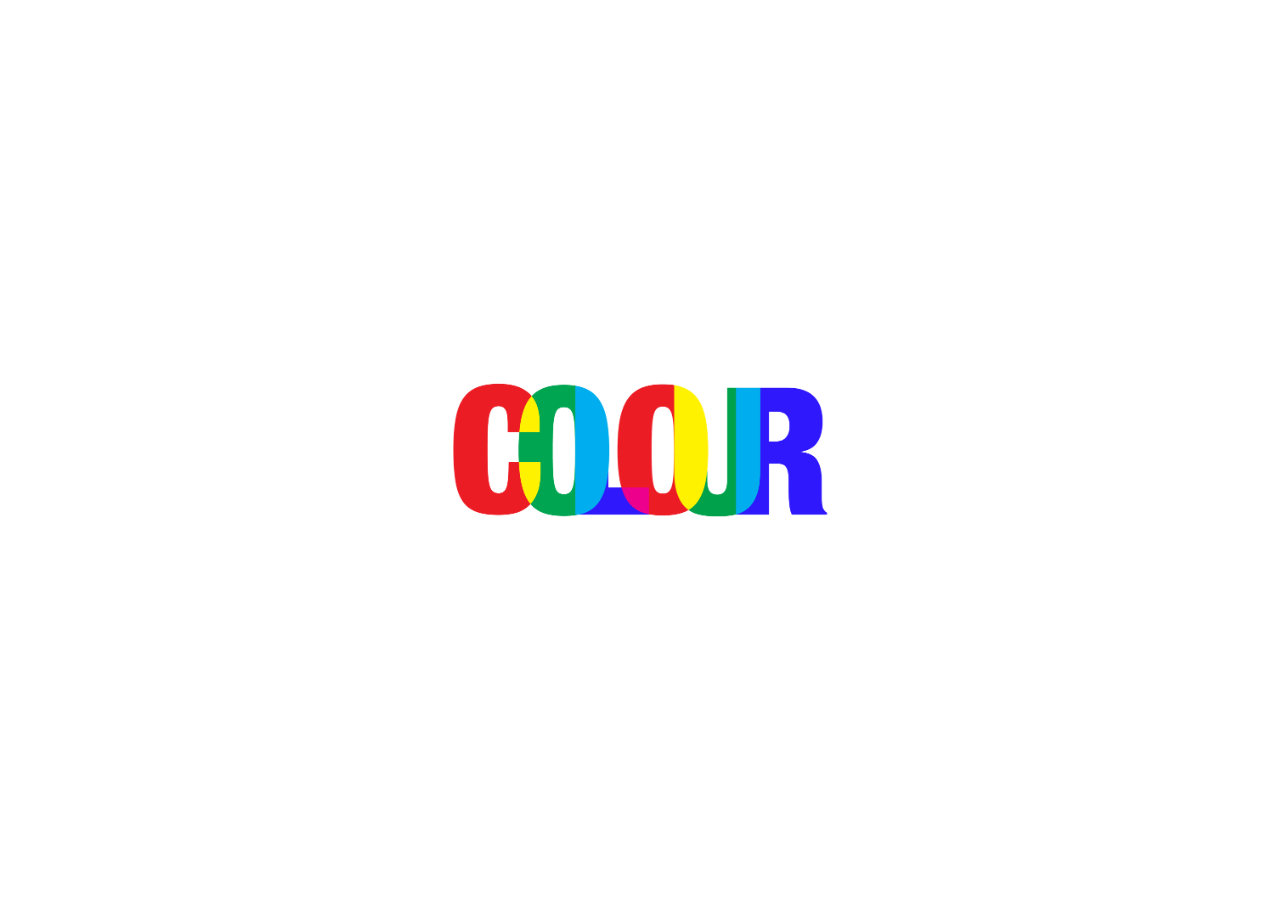
<file: index.html>
<!DOCTYPE html>
<html lang="en">
<head>
    <meta charset="UTF-8">
    <meta name="viewport" content="width=device-width, initial-scale=1">
    <title>COLOUR</title>
    <link rel="icon" type="image/x-icon" href="./logos-2.png">
    <link rel="stylesheet" href="intro-styles.css">
</head>
<body>
    <div id="intro-container">
        <img id="intro-logo" src="./logos-2.png" alt="COLOUR Logo">
    </div>
    <script>
        setTimeout(function() {
            var introContainer = document.getElementById('intro-container');
            var animationDuration = 2000; // Animation duration set to 1000 milliseconds (1 second)
            var startTime = null;

            function shrinkAnimation(timestamp) {
                if (!startTime) startTime = timestamp;
                var progress = timestamp - startTime;
                var radius = Math.max(1 - progress / animationDuration, 0);
                introContainer.style.clipPath = 'circle(' + (radius * 100) + '% at center)';

                if (progress < animationDuration) {
                    requestAnimationFrame(shrinkAnimation);
                } else {
                    window.location.href = 'home.html';
                }
            }

            requestAnimationFrame(shrinkAnimation);
        }, 2000); // setTimeout duration set to 2000 milliseconds (2 seconds)
    </script>
</body>
</html>
</file>
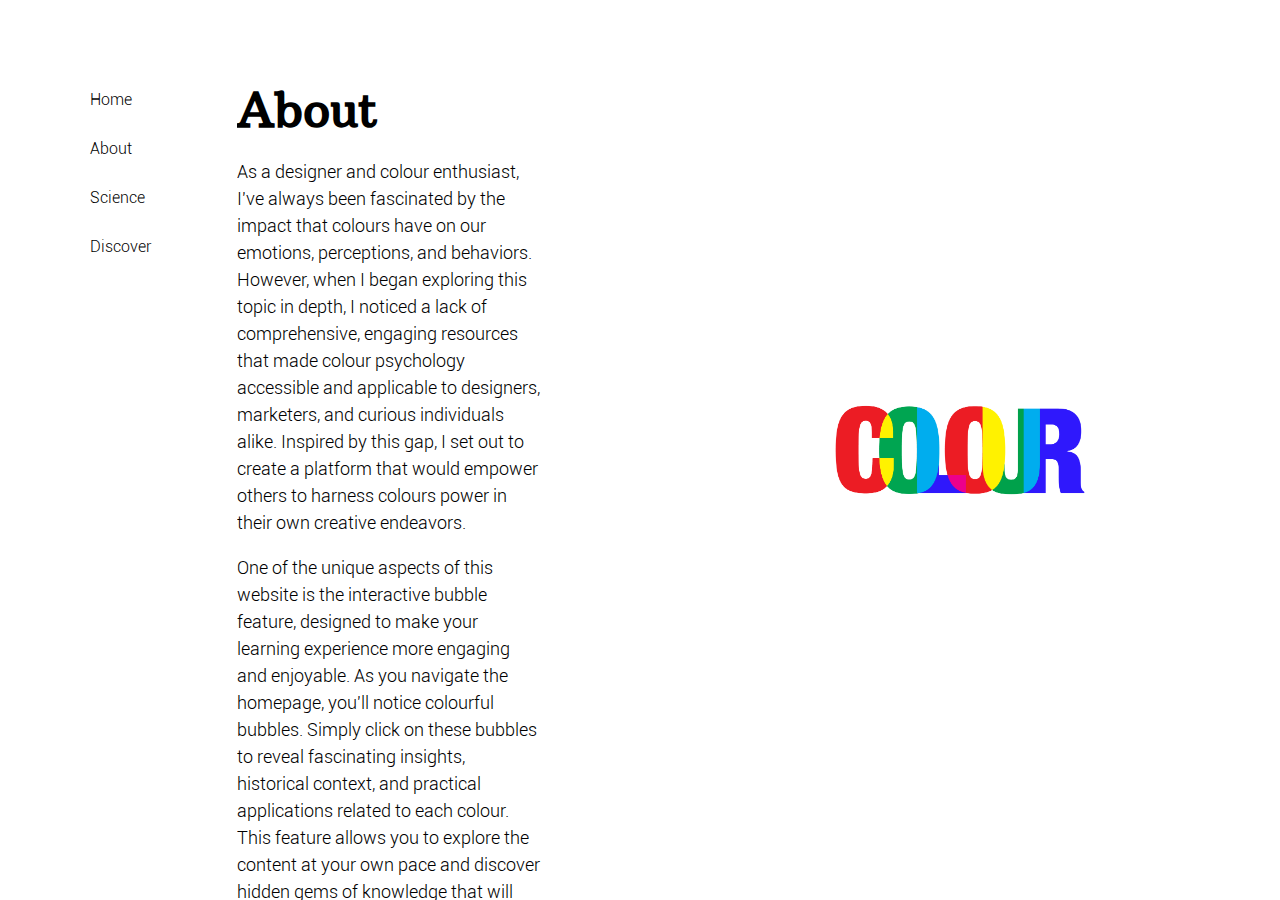
<file: about.html>
<!DOCTYPE html>
<html lang="en">
<head>
    <meta charset="UTF-8">
    <meta name="viewport" content="width=device-width, initial-scale=1">
    <title>About</title>
    <link rel="icon" type="image/x-icon" href="./logos-2.png">
    <link rel="stylesheet" href="about.css">
</head>
<body>
  <div id="container">
    <div id="left-section">
      <div id="header">
        <nav id="navbar">
          <ul>
            <li><a href="home.html">Home</a></li>
            <li><a href="about.html">About</a></li>
            <li><a href="science.html">Science</a></li>
            <li><a href="discover.html">Discover</a></li>
          </ul>
        </nav>
        <div id="content">
          <div id="scroll-content">
            <h1>About</h1>
            <p>As a designer and colour enthusiast, I've always been fascinated by the impact that colours have on our emotions, perceptions, and behaviors. However, when I began exploring this topic in depth, I noticed a lack of comprehensive, engaging resources that made colour psychology accessible and applicable to designers, marketers, and curious individuals alike. Inspired by this gap, I set out to create a platform that would empower others to harness colours power in their own creative endeavors.</p>
            <p>One of the unique aspects of this website is the interactive bubble feature, designed to make your learning experience more engaging and enjoyable. As you navigate the homepage, you'll notice colourful bubbles. Simply click on these bubbles to reveal fascinating insights, historical context, and practical applications related to each colour. This feature allows you to explore the content at your own pace and discover hidden gems of knowledge that will deepen your understanding of colour psychology.</p>
            <p>This website was developed as part of a class project, which allowed me to combine my passion for colour psychology with my growing skills in web design and development. Throughout the process, I gained valuable knowledge and experience in creating user-friendly, informative, and a visually appealing website.</p>
          </div>
        </div>
      </div>
    </div>
    <div id="right-section">
      <img id="logo" src="./logos-2.png" alt="Logo">
    </div>
  </div>
</body>
</html>
</file>
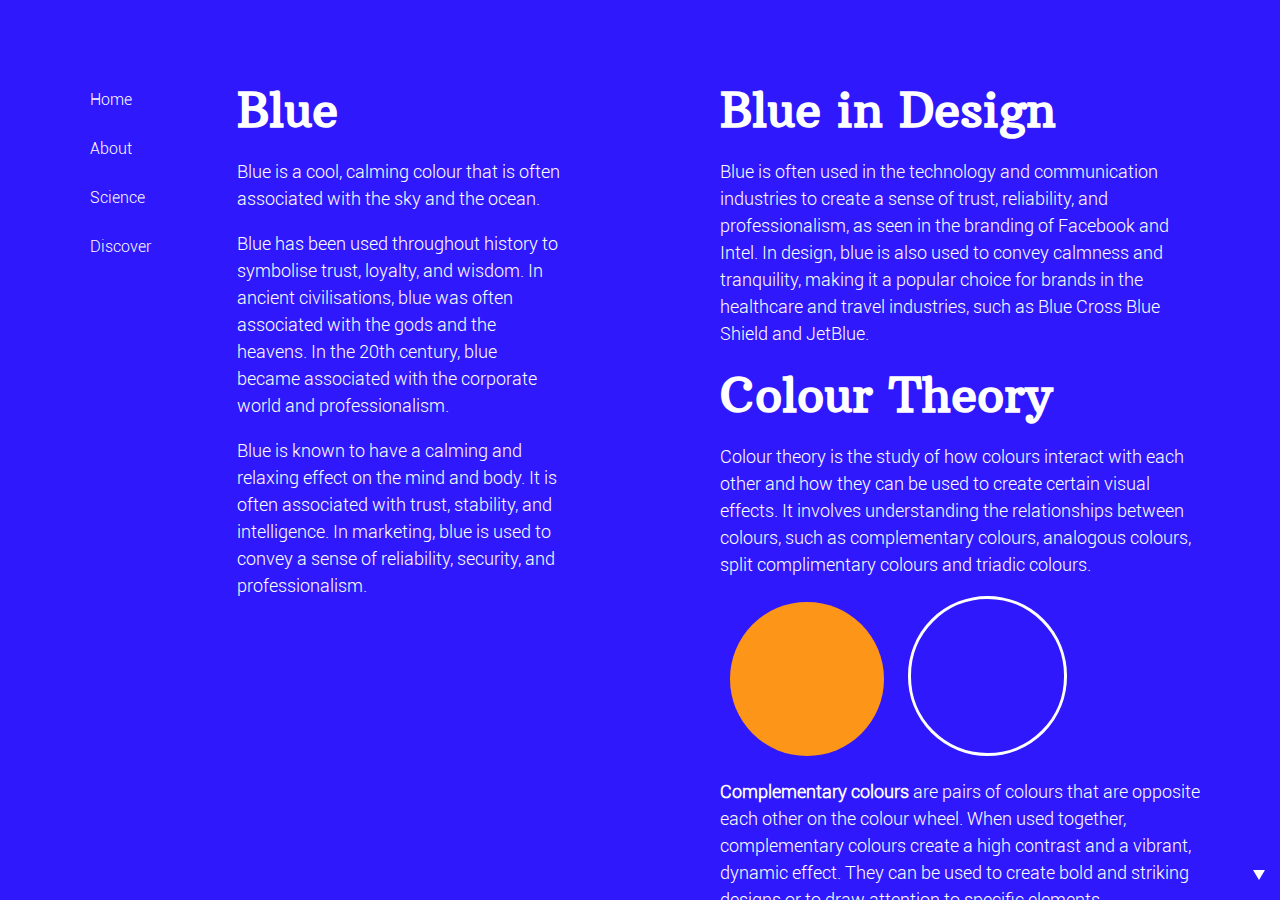
<file: blue.html>
<!DOCTYPE html>
<html lang="en">
<head>
    <meta charset="UTF-8">
    <meta name="viewport" content="width=device-width, initial-scale=1">
    <title>Blue</title>
    <link rel="icon" type="image/x-icon" href="./Icons/icons-05.png">
    <link rel="stylesheet" href="blue.css">
</head>
<body>
  <div id="container">
    <div id="left-section">
      <div id="header">
        <nav id="navbar">
          <ul>
            <li><a href="home.html">Home</a></li>
            <li><a href="about.html">About</a></li>
            <li><a href="science.html">Science</a></li>
            <li><a href="discover.html">Discover</a></li>
          </ul>
        </nav>
        <div id="content">
          <h1>Blue</h1>
          <p>Blue is a cool, calming colour that is often associated with the sky and the ocean.</p>
          <p>Blue has been used throughout history to symbolise trust, loyalty, and wisdom. In ancient civilisations, blue was often associated with the gods and the heavens. In the 20th century, blue became associated with the corporate world and professionalism.</p>
          <p>Blue is known to have a calming and relaxing effect on the mind and body. It is often associated with trust, stability, and intelligence. In marketing, blue is used to convey a sense of reliability, security, and professionalism.</p>
        </div>
      </div>
    </div>
    <div id="right-section">
      <div id="scroll-content">
        <h1>Blue in Design</h1>
      <p>Blue is often used in the technology and communication industries to create a sense of trust, reliability, and professionalism, as seen in the branding of Facebook and Intel. In design, blue is also used to convey calmness and tranquility, making it a popular choice for brands in the healthcare and travel industries, such as Blue Cross Blue Shield and JetBlue.</p>
        <h1>Colour Theory</h1>
        <p>Colour theory is the study of how colours interact with each other and how they can be used to create certain visual effects. It involves understanding the relationships between colours, such as complementary colours, analogous colours, split complimentary colours and triadic colours.</p>
        <div id="circle1"></div>
        <div id="circle2"></div>        
        <p><b>Complementary colours</b> are pairs of colours that are opposite each other on the colour wheel. When used together, complementary colours create a high contrast and a vibrant, dynamic effect. They can be used to create bold and striking designs or to draw attention to specific elements.</p>
        <div id="circle3"></div>
        <div id="circle2"></div>
        <div id="circle4"></div>
        <p><b>Analogous colours</b> are groups of three colours that are adjacent to each other on the colour wheel. Analogous colours create a harmonious and cohesive look, as they share a common hue. They can be used to create a sense of unity and balance in a design.</p>
        <div id="circle5"></div>
        <div id="circle2"></div>
        <div id="circle6"></div>
        <p><b>Split complementary colours</b> are a variation of the complementary colour scheme. It involves selecting a base colour and then using the two colours adjacent to its complement on the colour wheel. This colour scheme offers a similar high contrast effect as complementary colours but with a slightly more subtle and less jarring result.</p>
        <div id="circle7"></div>
        <div id="circle2"></div>
        <div id="circle8"></div>
        <p><b>Triadic colours</b> are three colours that are evenly spaced on the colour wheel, forming a triangle. Triadic colours create a vibrant and dynamic effect, as they offer a balanced contrast. They can be used to create striking and bold designs or to convey a sense of energy and excitement.</p>
        <p>Understanding these colour relationships is essential for creating effective and visually appealing designs. By using complementary, analogous, split complementary, or triadic colour schemes, designers can create a wide range of visual effects and evoke specific emotions or moods.</p>
      </div>
    </div>
  </div>
  <div id="vertical-line">
    <div id="arrow"></div>
  </div>

  <script src="red.js"></script>
</body>
</html>
</file>
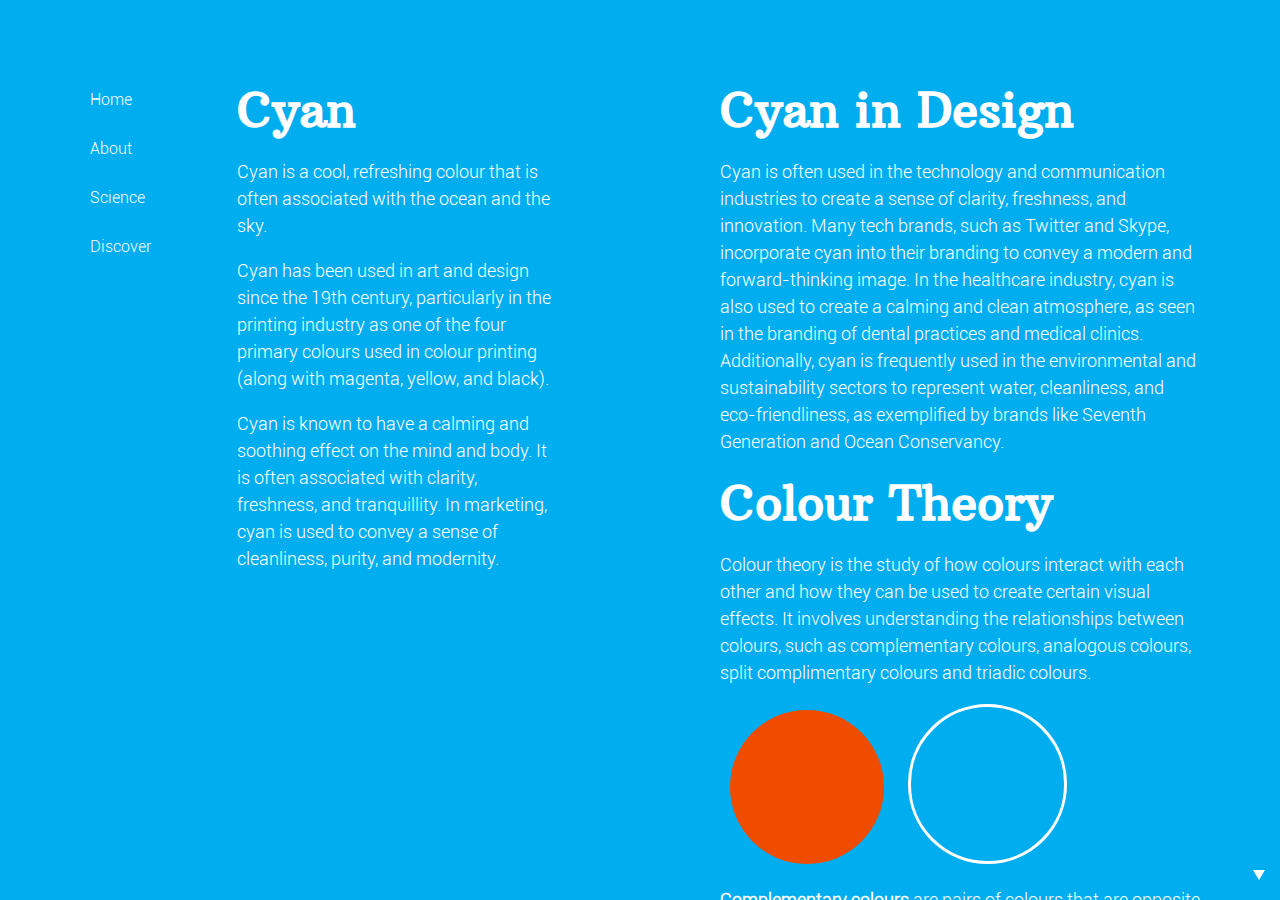
<file: cyan.html>
<!DOCTYPE html>
<html lang="en">
<head>
    <meta charset="UTF-8">
    <meta name="viewport" content="width=device-width, initial-scale=1">
    <title>Cyan</title>
    <link rel="icon" type="image/x-icon" href="./Icons/icons-06.png">
    <link rel="stylesheet" href="cyan.css">
</head>
<body>
  <div id="container">
    <div id="left-section">
      <div id="header">
        <nav id="navbar">
          <ul>
            <li><a href="home.html">Home</a></li>
            <li><a href="about.html">About</a></li>
            <li><a href="science.html">Science</a></li>
            <li><a href="discover.html">Discover</a></li>
          </ul>
        </nav>
        <div id="content">
          <h1>Cyan</h1>
          <p>Cyan is a cool, refreshing colour that is often associated with the ocean and the sky.</p>
          <p>Cyan has been used in art and design since the 19th century, particularly in the printing industry as one of the four primary colours used in colour printing (along with magenta, yellow, and black).</p>
          <p>Cyan is known to have a calming and soothing effect on the mind and body. It is often associated with clarity, freshness, and tranquillity. In marketing, cyan is used to convey a sense of cleanliness, purity, and modernity.</p>
        </div>
      </div>
    </div>
    <div id="right-section">
      <div id="scroll-content">
        <h1>Cyan in Design</h1>
      <p>Cyan is often used in the technology and communication industries to create a sense of clarity, freshness, and innovation. Many tech brands, such as Twitter and Skype, incorporate cyan into their branding to convey a modern and forward-thinking image. In the healthcare industry, cyan is also used to create a calming and clean atmosphere, as seen in the branding of dental practices and medical clinics. Additionally, cyan is frequently used in the environmental and sustainability sectors to represent water, cleanliness, and eco-friendliness, as exemplified by brands like Seventh Generation and Ocean Conservancy.</p>
        <h1>Colour Theory</h1>
        <p>Colour theory is the study of how colours interact with each other and how they can be used to create certain visual effects. It involves understanding the relationships between colours, such as complementary colours, analogous colours, split complimentary colours and triadic colours.</p>
        <div id="circle1"></div>
        <div id="circle2"></div>        
        <p><b>Complementary colours</b> are pairs of colours that are opposite each other on the colour wheel. When used together, complementary colours create a high contrast and a vibrant, dynamic effect. They can be used to create bold and striking designs or to draw attention to specific elements.</p>
        <div id="circle3"></div>
        <div id="circle2"></div>
        <div id="circle4"></div>
        <p><b>Analogous colours</b> are groups of three colours that are adjacent to each other on the colour wheel. Analogous colours create a harmonious and cohesive look, as they share a common hue. They can be used to create a sense of unity and balance in a design.</p>
        <div id="circle5"></div>
        <div id="circle2"></div>
        <div id="circle6"></div>
        <p><b>Split complementary colours</b> are a variation of the complementary colour scheme. It involves selecting a base colour and then using the two colours adjacent to its complement on the colour wheel. This colour scheme offers a similar high contrast effect as complementary colours but with a slightly more subtle and less jarring result.</p>
        <div id="circle7"></div>
        <div id="circle2"></div>
        <div id="circle8"></div>
        <p><b>Triadic colours</b> are three colours that are evenly spaced on the colour wheel, forming a triangle. Triadic colours create a vibrant and dynamic effect, as they offer a balanced contrast. They can be used to create striking and bold designs or to convey a sense of energy and excitement.</p>
        <p>Understanding these colour relationships is essential for creating effective and visually appealing designs. By using complementary, analogous, split complementary, or triadic colour schemes, designers can create a wide range of visual effects and evoke specific emotions or moods.</p>
      </div>
    </div>
  </div>
  <div id="vertical-line">
    <div id="arrow"></div>
  </div>

  <script src="red.js"></script>
</body>
</html>
</file>
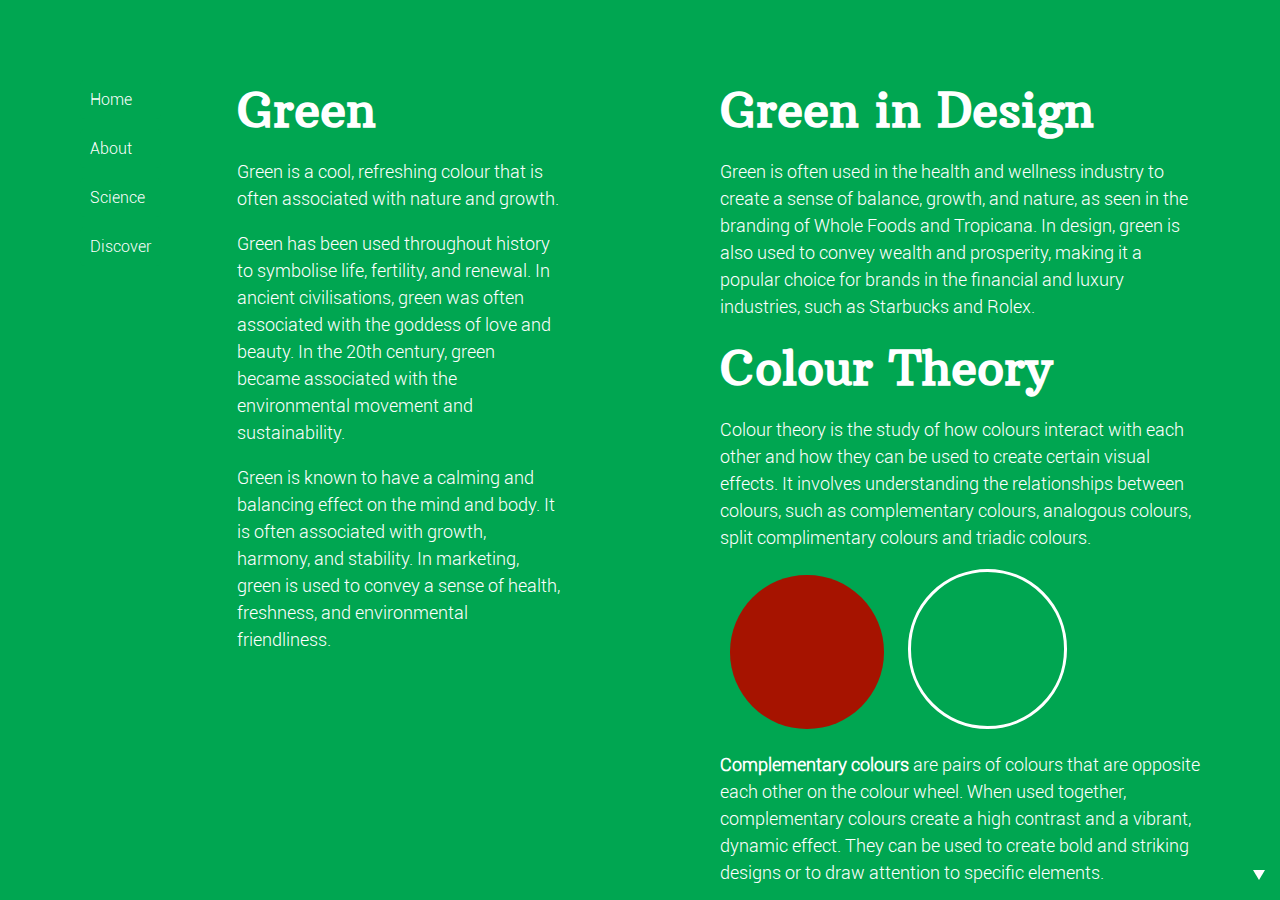
<file: green.html>
<!DOCTYPE html>
<html lang="en">
<head>
    <meta charset="UTF-8">
    <meta name="viewport" content="width=device-width, initial-scale=1">
    <title>Green</title>
    <link rel="icon" type="image/x-icon" href="./Icons/icons-04.png">
    <link rel="stylesheet" href="green.css">
</head>
  <body>
    <div id="container">
      <div id="left-section">
        <div id="header">
          <nav id="navbar">
            <ul>
              <li><a href="home.html">Home</a></li>
              <li><a href="about.html">About</a></li>
              <li><a href="science.html">Science</a></li>
              <li><a href="discover.html">Discover</a></li>
            </ul>
          </nav>
          <div id="content">
            <h1>Green</h1>
            <p>Green is a cool, refreshing colour that is often associated with nature and growth.</p>
            <p>Green has been used throughout history to symbolise life, fertility, and renewal. In ancient civilisations, green was often associated with the goddess of love and beauty. In the 20th century, green became associated with the environmental movement and sustainability.</p>
            <p>Green is known to have a calming and balancing effect on the mind and body. It is often associated with growth, harmony, and stability. In marketing, green is used to convey a sense of health, freshness, and environmental friendliness.</p>
          </div>
        </div>
      </div>
      <div id="right-section">
        <div id="scroll-content">
          <h1>Green in Design</h1>
       <p>Green is often used in the health and wellness industry to create a sense of balance, growth, and nature, as seen in the branding of Whole Foods and Tropicana. In design, green is also used to convey wealth and prosperity, making it a popular choice for brands in the financial and luxury industries, such as Starbucks and Rolex.</p>
          <h1>Colour Theory</h1>
          <p>Colour theory is the study of how colours interact with each other and how they can be used to create certain visual effects. It involves understanding the relationships between colours, such as complementary colours, analogous colours, split complimentary colours and triadic colours.</p>
          <div id="circle1"></div>
          <div id="circle2"></div>        
          <p><b>Complementary colours</b> are pairs of colours that are opposite each other on the colour wheel. When used together, complementary colours create a high contrast and a vibrant, dynamic effect. They can be used to create bold and striking designs or to draw attention to specific elements.</p>
          <div id="circle3"></div>
          <div id="circle2"></div>
          <div id="circle4"></div>
          <p><b>Analogous colours</b> are groups of three colours that are adjacent to each other on the colour wheel. Analogous colours create a harmonious and cohesive look, as they share a common hue. They can be used to create a sense of unity and balance in a design.</p>
          <div id="circle5"></div>
          <div id="circle2"></div>
          <div id="circle6"></div>
          <p><b>Split complementary colours</b> are a variation of the complementary colour scheme. It involves selecting a base colour and then using the two colours adjacent to its complement on the colour wheel. This colour scheme offers a similar high contrast effect as complementary colours but with a slightly more subtle and less jarring result.</p>
          <div id="circle7"></div>
          <div id="circle2"></div>
          <div id="circle8"></div>
          <p><b>Triadic colours</b> are three colours that are evenly spaced on the colour wheel, forming a triangle. Triadic colours create a vibrant and dynamic effect, as they offer a balanced contrast. They can be used to create striking and bold designs or to convey a sense of energy and excitement.</p>
          <p>Understanding these colour relationships is essential for creating effective and visually appealing designs. By using complementary, analogous, split complementary, or triadic colour schemes, designers can create a wide range of visual effects and evoke specific emotions or moods.</p>
        </div>
      </div>
    </div>
    <div id="vertical-line">
      <div id="arrow"></div>
    </div>
  
    <script src="red.js"></script>
  </body>
  </html>
</file>
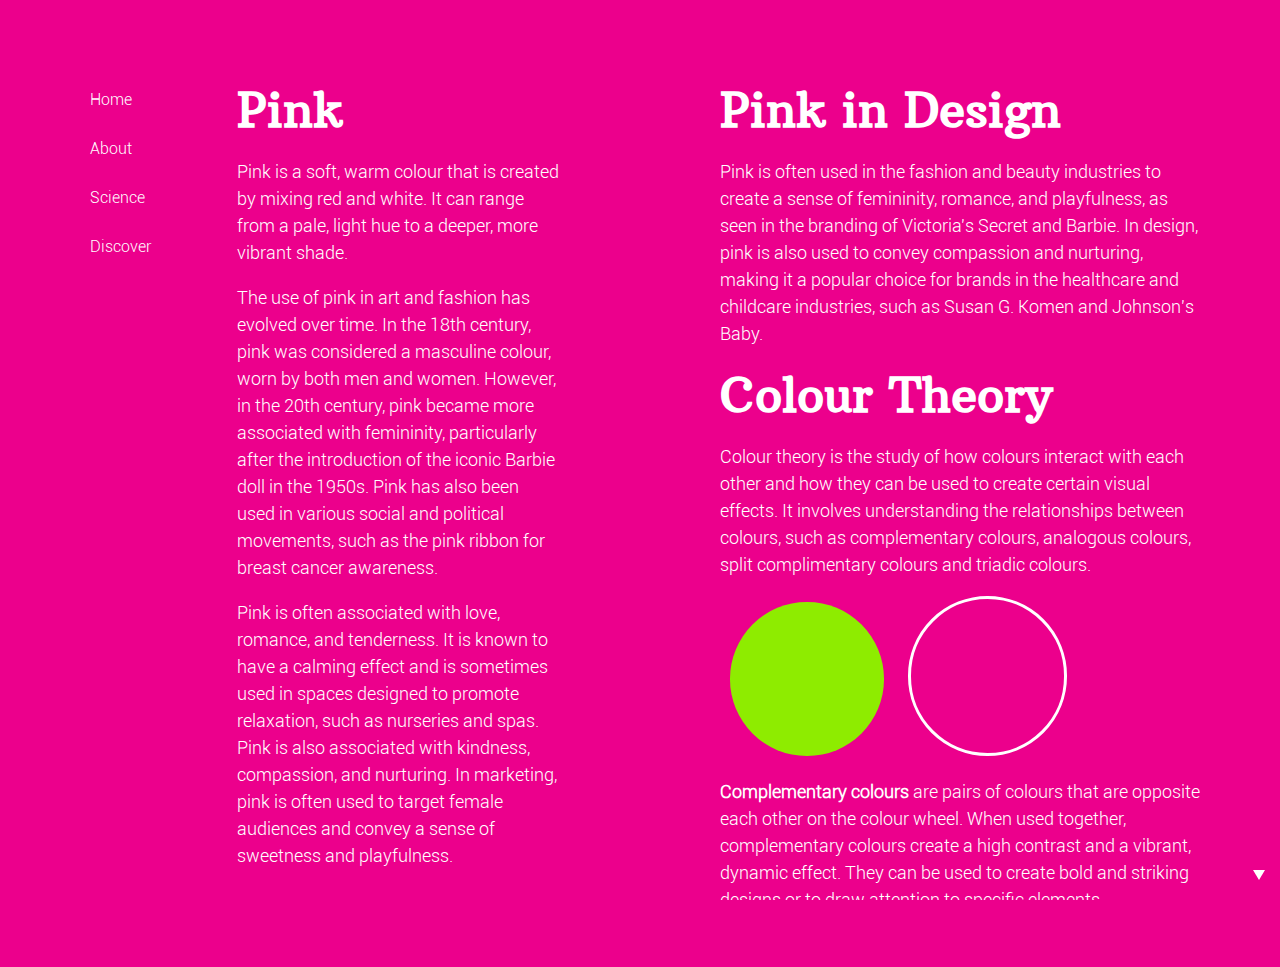
<file: magenta.html>
<!DOCTYPE html>
<html lang="en">
<head>
    <meta charset="UTF-8">
    <meta name="viewport" content="width=device-width, initial-scale=1">
    <title>Pink</title>
    <link rel="icon" type="image/x-icon" href="./Icons/icons-08.png">
    <link rel="stylesheet" href="magenta.css">
</head>
<body>
  <div id="container">
    <div id="left-section">
      <div id="header">
        <nav id="navbar">
          <ul>
            <li><a href="home.html">Home</a></li>
            <li><a href="about.html">About</a></li>
            <li><a href="science.html">Science</a></li>
            <li><a href="discover.html">Discover</a></li>
          </ul>
        </nav>
        <div id="content">
          <h1>Pink</h1>
          <p>Pink is a soft, warm colour that is created by mixing red and white. It can range from a pale, light hue to a deeper, more vibrant shade.</p>
          <p>The use of pink in art and fashion has evolved over time. In the 18th century, pink was considered a masculine colour, worn by both men and women. However, in the 20th century, pink became more associated with femininity, particularly after the introduction of the iconic Barbie doll in the 1950s. Pink has also been used in various social and political movements, such as the pink ribbon for breast cancer awareness.</p>
          <p>Pink is often associated with love, romance, and tenderness. It is known to have a calming effect and is sometimes used in spaces designed to promote relaxation, such as nurseries and spas. Pink is also associated with kindness, compassion, and nurturing. In marketing, pink is often used to target female audiences and convey a sense of sweetness and playfulness.</p>
        </div>
      </div>
    </div>
    <div id="right-section">
      <div id="scroll-content">
        <h1>Pink in Design</h1>
        <p>Pink is often used in the fashion and beauty industries to create a sense of femininity, romance, and playfulness, as seen in the branding of Victoria's Secret and Barbie. In design, pink is also used to convey compassion and nurturing, making it a popular choice for brands in the healthcare and childcare industries, such as Susan G. Komen and Johnson's Baby.</p>
        <h1>Colour Theory</h1>
        <p>Colour theory is the study of how colours interact with each other and how they can be used to create certain visual effects. It involves understanding the relationships between colours, such as complementary colours, analogous colours, split complimentary colours and triadic colours.</p>
        <div id="circle1"></div>
        <div id="circle2"></div>        
        <p><b>Complementary colours</b> are pairs of colours that are opposite each other on the colour wheel. When used together, complementary colours create a high contrast and a vibrant, dynamic effect. They can be used to create bold and striking designs or to draw attention to specific elements.</p>
        <div id="circle3"></div>
        <div id="circle2"></div>
        <div id="circle4"></div>
        <p><b>Analogous colours</b> are groups of three colours that are adjacent to each other on the colour wheel. Analogous colours create a harmonious and cohesive look, as they share a common hue. They can be used to create a sense of unity and balance in a design.</p>
        <div id="circle5"></div>
        <div id="circle2"></div>
        <div id="circle6"></div>
        <p><b>Split complementary colours</b> are a variation of the complementary colour scheme. It involves selecting a base colour and then using the two colours adjacent to its complement on the colour wheel. This colour scheme offers a similar high contrast effect as complementary colours but with a slightly more subtle and less jarring result.</p>
        <div id="circle7"></div>
        <div id="circle2"></div>
        <div id="circle8"></div>
        <p><b>Triadic colours</b> are three colours that are evenly spaced on the colour wheel, forming a triangle. Triadic colours create a vibrant and dynamic effect, as they offer a balanced contrast. They can be used to create striking and bold designs or to convey a sense of energy and excitement.</p>
        <p>Understanding these colour relationships is essential for creating effective and visually appealing designs. By using complementary, analogous, split complementary, or triadic colour schemes, designers can create a wide range of visual effects and evoke specific emotions or moods.</p>
      </div>
    </div>
  </div>
  <div id="vertical-line">
    <div id="arrow"></div>
  </div>

  <script src="red.js"></script>
</body>
</html>
</file>
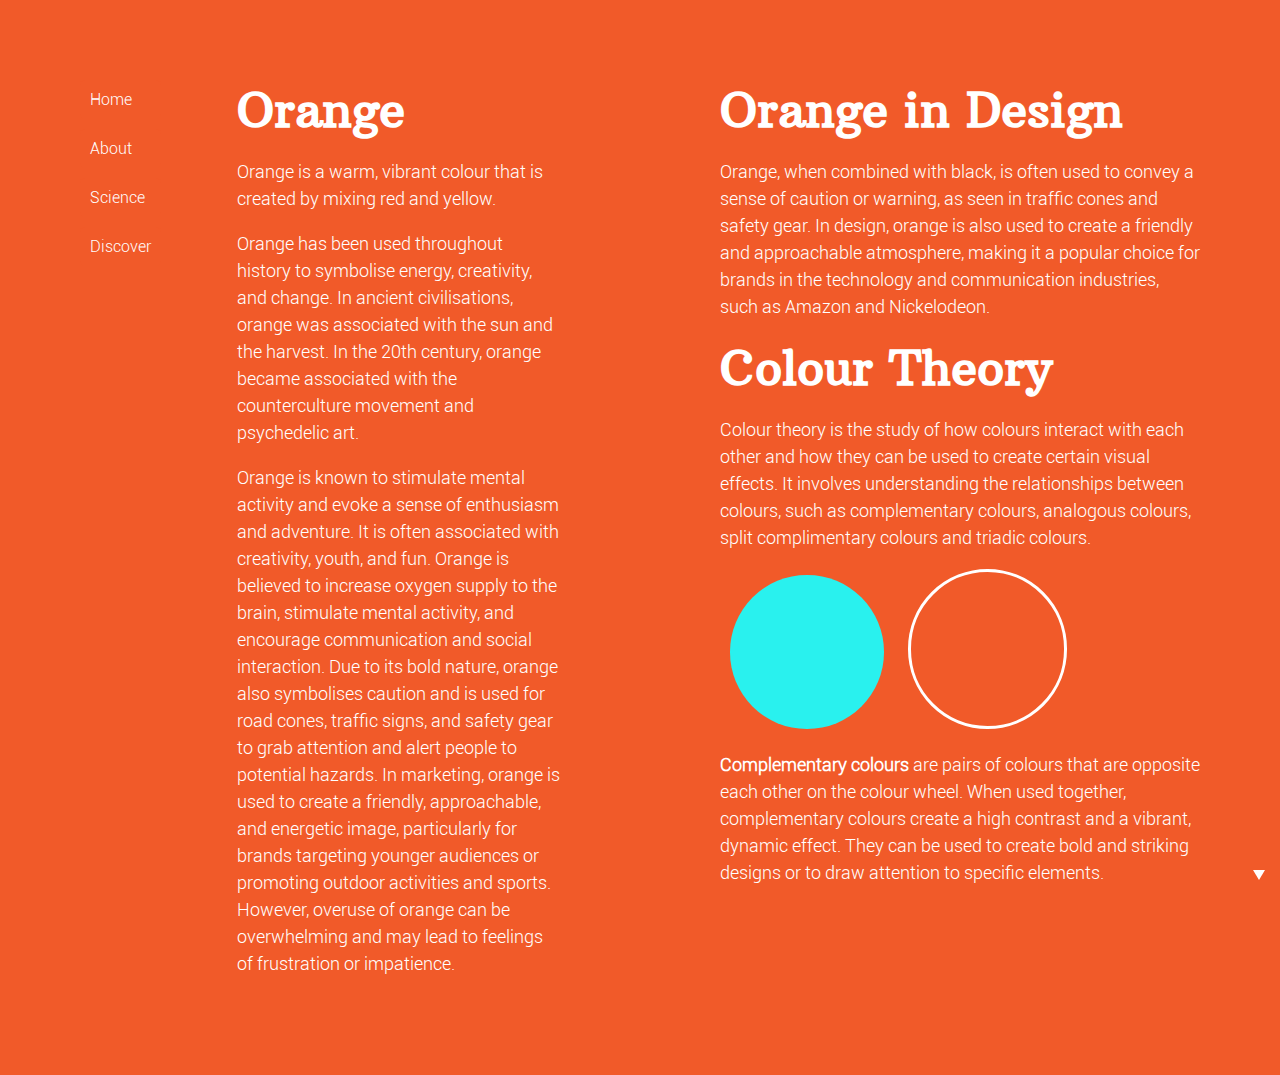
<file: orange.html>
<!DOCTYPE html>
<html lang="en">
<head>
    <meta charset="UTF-8">
    <meta name="viewport" content="width=device-width, initial-scale=1">
    <title>Orange</title>
    <link rel="icon" type="image/x-icon" href="./Icons/icons-02.png">
    <link rel="stylesheet" href="orange.css">
</head>
<body>
  <div id="container">
    <div id="left-section">
      <div id="header">
        <nav id="navbar">
          <ul>
            <li><a href="home.html">Home</a></li>
            <li><a href="about.html">About</a></li>
            <li><a href="science.html">Science</a></li>
            <li><a href="discover.html">Discover</a></li>
          </ul>
        </nav>
        <div id="content">
          <h1>Orange</h1>
          <p>Orange is a warm, vibrant colour that is created by mixing red and yellow.</p>
          <p>Orange has been used throughout history to symbolise energy, creativity, and change. In ancient civilisations, orange was associated with the sun and the harvest. In the 20th century, orange became associated with the counterculture movement and psychedelic art.</p>
          <p>Orange is known to stimulate mental activity and evoke a sense of enthusiasm and adventure. It is often associated with creativity, youth, and fun. Orange is believed to increase oxygen supply to the brain, stimulate mental activity, and encourage communication and social interaction. Due to its bold nature, orange also symbolises caution and is used for road cones, traffic signs, and safety gear to grab attention and alert people to potential hazards. In marketing, orange is used to create a friendly, approachable, and energetic image, particularly for brands targeting younger audiences or promoting outdoor activities and sports. However, overuse of orange can be overwhelming and may lead to feelings of frustration or impatience.</p>
        </div>
      </div>
    </div>
    <div id="right-section">
      <div id="scroll-content">
        <h1>Orange in Design</h1>
      <p>Orange, when combined with black, is often used to convey a sense of caution or warning, as seen in traffic cones and safety gear. In design, orange is also used to create a friendly and approachable atmosphere, making it a popular choice for brands in the technology and communication industries, such as Amazon and Nickelodeon.</p>
        <h1>Colour Theory</h1>
        <p>Colour theory is the study of how colours interact with each other and how they can be used to create certain visual effects. It involves understanding the relationships between colours, such as complementary colours, analogous colours, split complimentary colours and triadic colours.</p>
        <div id="circle1"></div>
        <div id="circle2"></div>        
        <p><b>Complementary colours</b> are pairs of colours that are opposite each other on the colour wheel. When used together, complementary colours create a high contrast and a vibrant, dynamic effect. They can be used to create bold and striking designs or to draw attention to specific elements.</p>
        <div id="circle3"></div>
        <div id="circle2"></div>
        <div id="circle4"></div>
        <p><b>Analogous colours</b> are groups of three colours that are adjacent to each other on the colour wheel. Analogous colours create a harmonious and cohesive look, as they share a common hue. They can be used to create a sense of unity and balance in a design.</p>
        <div id="circle5"></div>
        <div id="circle2"></div>
        <div id="circle6"></div>
        <p><b>Split complementary colours</b> are a variation of the complementary colour scheme. It involves selecting a base colour and then using the two colours adjacent to its complement on the colour wheel. This colour scheme offers a similar high contrast effect as complementary colours but with a slightly more subtle and less jarring result.</p>
        <div id="circle7"></div>
        <div id="circle2"></div>
        <div id="circle8"></div>
        <p><b>Triadic colours</b> are three colours that are evenly spaced on the colour wheel, forming a triangle. Triadic colours create a vibrant and dynamic effect, as they offer a balanced contrast. They can be used to create striking and bold designs or to convey a sense of energy and excitement.</p>
        <p>Understanding these colour relationships is essential for creating effective and visually appealing designs. By using complementary, analogous, split complementary, or triadic colour schemes, designers can create a wide range of visual effects and evoke specific emotions or moods.</p>
      </div>
    </div>
  </div>
  <div id="vertical-line">
    <div id="arrow"></div>
  </div>

  <script src="red.js"></script>
</body>
</html>
</file>
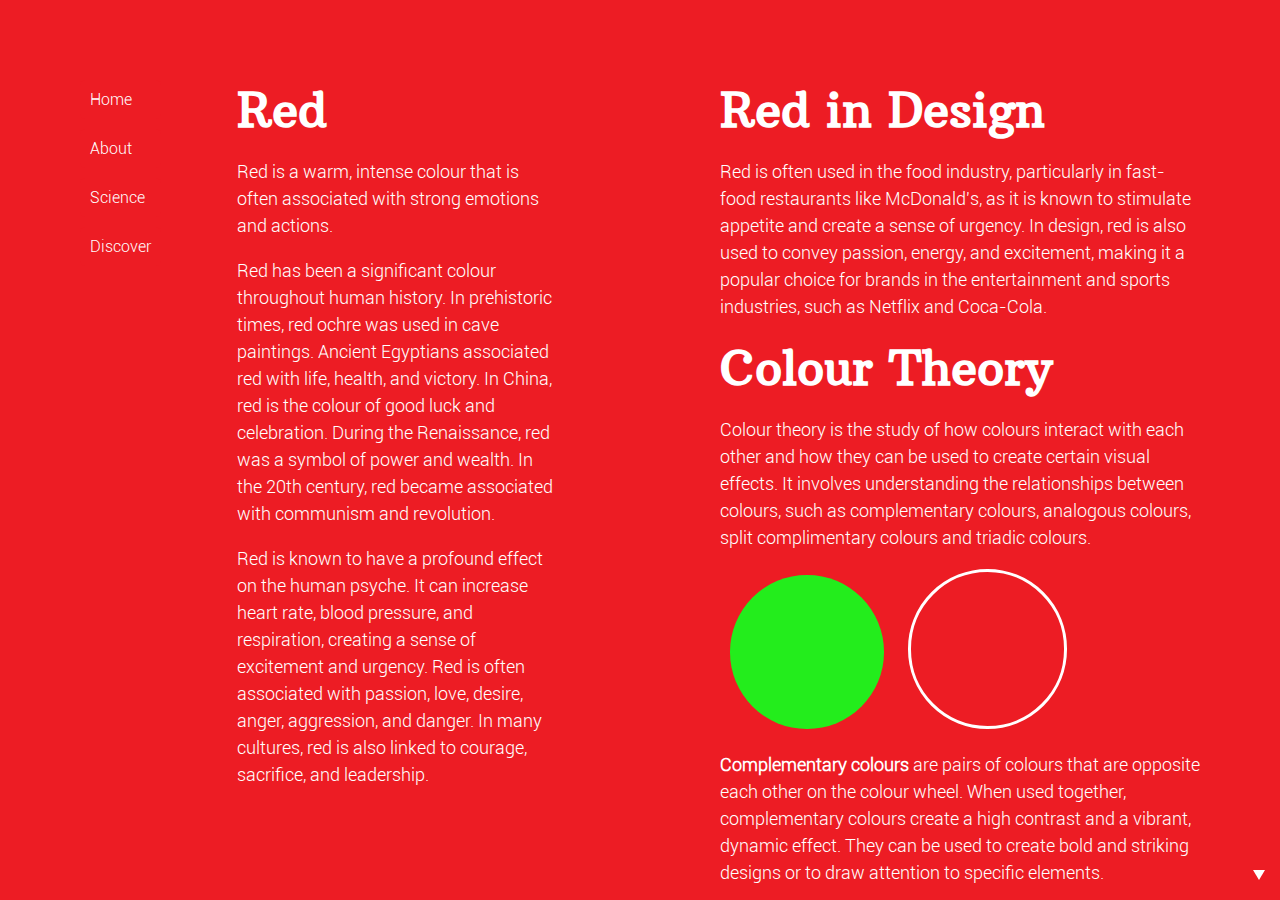
<file: red.html>
<!DOCTYPE html>
<html lang="en">
<head>
    <meta charset="UTF-8">
    <meta name="viewport" content="width=device-width, initial-scale=1">
    <title>Red</title>
    <link rel="icon" type="image/x-icon" href="./Icons/icons-01.png">
    <link rel="stylesheet" href="red.css">
</head>
<body>
  <div id="container">
    <div id="left-section">
      <div id="header">
        <nav id="navbar">
          <ul>
            <li><a href="home.html">Home</a></li>
            <li><a href="about.html">About</a></li>
            <li><a href="science.html">Science</a></li>
            <li><a href="discover.html">Discover</a></li>
          </ul>
        </nav>
        <div id="content">
          <h1>Red</h1>
          <p>Red is a warm, intense colour that is often associated with strong emotions and actions.</p>
          <p>Red has been a significant colour throughout human history. In prehistoric times, red ochre was used in cave paintings. Ancient Egyptians associated red with life, health, and victory. In China, red is the colour of good luck and celebration. During the Renaissance, red was a symbol of power and wealth. In the 20th century, red became associated with communism and revolution.</p>
          <p>Red is known to have a profound effect on the human psyche. It can increase heart rate, blood pressure, and respiration, creating a sense of excitement and urgency. Red is often associated with passion, love, desire, anger, aggression, and danger. In many cultures, red is also linked to courage, sacrifice, and leadership.</p>
        </div>
      </div>
    </div>
    <div id="right-section">
      <div id="scroll-content">
        <h1>Red in Design</h1>
        <p>Red is often used in the food industry, particularly in fast-food restaurants like McDonald's, as it is known to stimulate appetite and create a sense of urgency. In design, red is also used to convey passion, energy, and excitement, making it a popular choice for brands in the entertainment and sports industries, such as Netflix and Coca-Cola.</p>
        <h1>Colour Theory</h1>
        <p>Colour theory is the study of how colours interact with each other and how they can be used to create certain visual effects. It involves understanding the relationships between colours, such as complementary colours, analogous colours, split complimentary colours and triadic colours.</p>
        <div id="circle1"></div>
        <div id="circle2"></div>        
        <p><b>Complementary colours</b> are pairs of colours that are opposite each other on the colour wheel. When used together, complementary colours create a high contrast and a vibrant, dynamic effect. They can be used to create bold and striking designs or to draw attention to specific elements.</p>
        <div id="circle3"></div>
        <div id="circle2"></div>
        <div id="circle4"></div>
        <p><b>Analogous colours</b> are groups of three colours that are adjacent to each other on the colour wheel. Analogous colours create a harmonious and cohesive look, as they share a common hue. They can be used to create a sense of unity and balance in a design.</p>
        <div id="circle5"></div>
        <div id="circle2"></div>
        <div id="circle6"></div>
        <p><b>Split complementary colours</b> are a variation of the complementary colour scheme. It involves selecting a base colour and then using the two colours adjacent to its complement on the colour wheel. This colour scheme offers a similar high contrast effect as complementary colours but with a slightly more subtle and less jarring result.</p>
        <div id="circle7"></div>
        <div id="circle2"></div>
        <div id="circle8"></div>
        <p><b>Triadic colours</b> are three colours that are evenly spaced on the colour wheel, forming a triangle. Triadic colours create a vibrant and dynamic effect, as they offer a balanced contrast. They can be used to create striking and bold designs or to convey a sense of energy and excitement.</p>
        <p>Understanding these colour relationships is essential for creating effective and visually appealing designs. By using complementary, analogous, split complementary, or triadic colour schemes, designers can create a wide range of visual effects and evoke specific emotions or moods.</p>
      </div>
    </div>
  </div>
  <div id="vertical-line">
    <div id="arrow"></div>
  </div>

  <script src="red.js"></script>
</body>
</html>
</file>
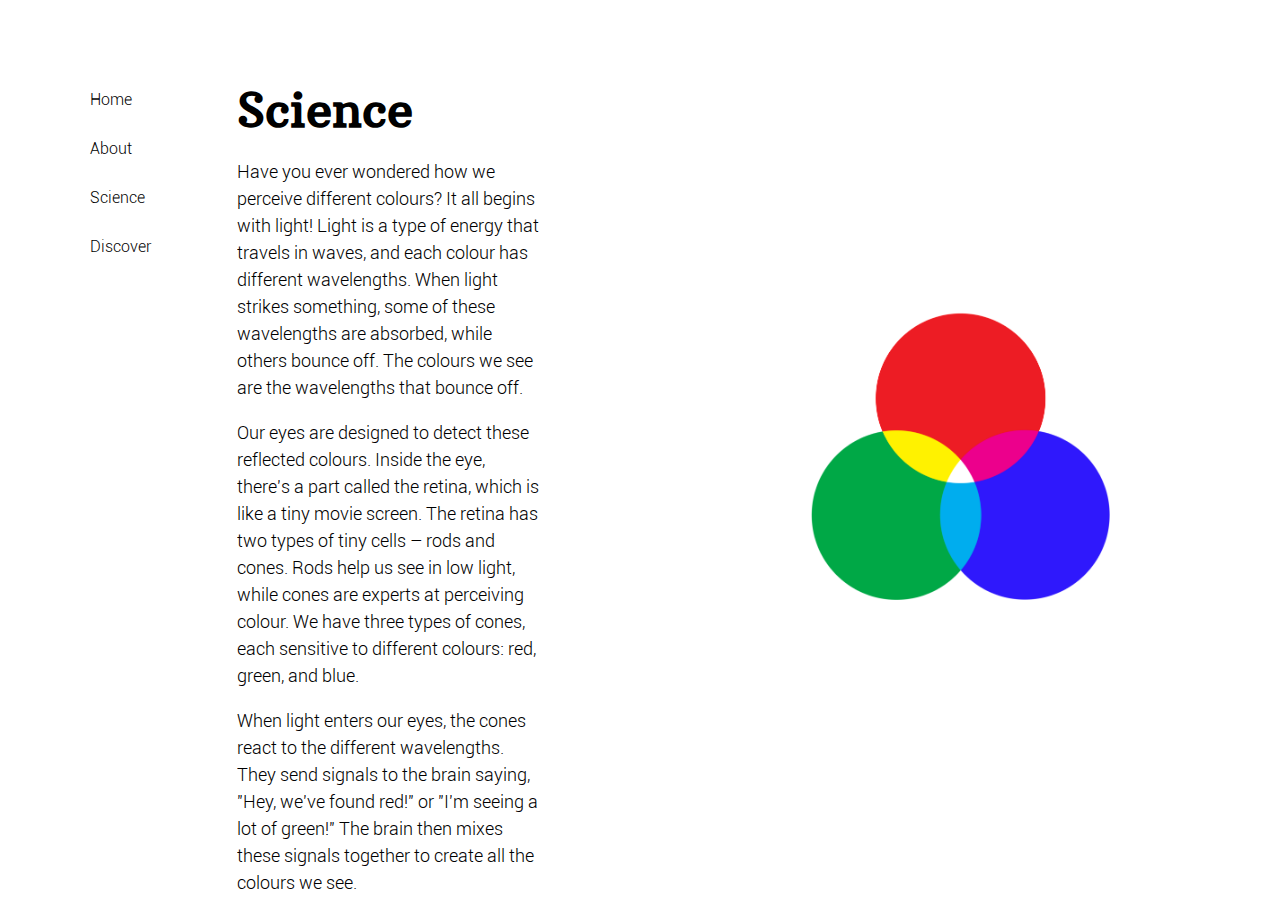
<file: science.html>
<!DOCTYPE html>
<html lang="en">
<head>
    <meta charset="UTF-8">
    <meta name="viewport" content="width=device-width, initial-scale=1">
    <title>Science</title>
    <link rel="icon" type="image/x-icon" href="./logos-2.png">
    <link rel="stylesheet" href="about.css">
</head>
<body>
  <div id="container">
    <div id="left-section">
      <div id="header">
        <nav id="navbar">
          <ul>
            <li><a href="home.html">Home</a></li>
            <li><a href="about.html">About</a></li>
            <li><a href="science.html">Science</a></li>
            <li><a href="discover.html">Discover</a></li>
          </ul>
        </nav>
        <div id="content">
          <div id="scroll-content">
            <h1>Science</h1>
            <p>Have you ever wondered how we perceive different colours? It all begins with light! Light is a type of energy that travels in waves, and each colour has different wavelengths. When light strikes something, some of these wavelengths are absorbed, while others bounce off. The colours we see are the wavelengths that bounce off. </p>
            <p>Our eyes are designed to detect these reflected colours. Inside the eye, there's a part called the retina, which is like a tiny movie screen. The retina has two types of tiny cells – rods and cones. Rods help us see in low light, while cones are experts at perceiving colour. We have three types of cones, each sensitive to different colours: red, green, and blue. </p>
            <p>When light enters our eyes, the cones react to the different wavelengths. They send signals to the brain saying, "Hey, we've found red!" or "I'm seeing a lot of green!" The brain then mixes these signals together to create all the colours we see.</p>
            <p>The brain mixes the primary colours (red, green, and blue) to create every possible shade. For example, when the red and green cones send equally strong signals, the brain says, "This must be yellow!" This process of mixing colours is constantly happening as we look around, giving us a colourful world.</p>
            <p>Sometimes, people are born with colour vision that works differently. The most common type of colour blindness occurs when the red and green cones are more similar than usual, making it hard to distinguish between these colours. This is why some people might mix up red and green. There are other types of colour blindness, but they're less common.</p>
            <p>Seeing colour is a joint effort between our eyes and brain. Light reflects off objects, our eyes detect the different wavelengths, and our brain mixes them together to create the world we see. It's a fascinating process that occurs in a split second, allowing us to appreciate the beauty of a colourful sunset, a vibrant painting, or a field of flowers. So the next time you spot a rainbow, remember the incredible science behind it!</p>
          </div>
        </div>
      </div>
    </div>
    <div id="right-section">
      <img id="logo" src="science1.png" alt="Science">
    </div>
  </div>
</body>
</html>
</file>
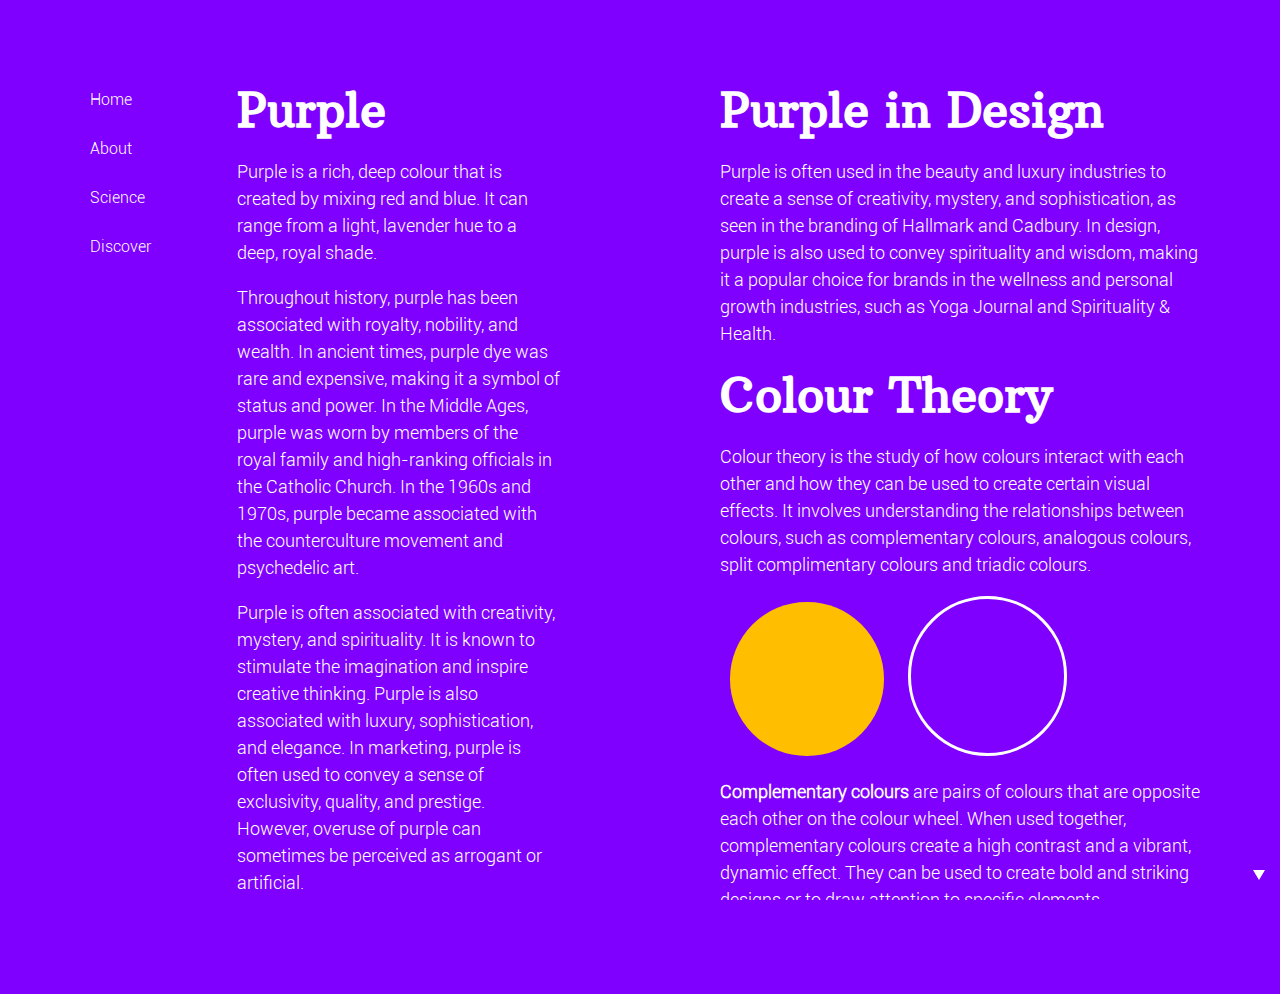
<file: violet.html>
<!DOCTYPE html>
<html lang="en">
<head>
    <meta charset="UTF-8">
    <meta name="viewport" content="width=device-width, initial-scale=1">
    <title>Purple</title>
    <link rel="icon" type="image/x-icon" href="./Icons/icons-07.png">
    <link rel="stylesheet" href="violet.css">
</head>
<body>
  <div id="container">
    <div id="left-section">
      <div id="header">
        <nav id="navbar">
          <ul>
            <li><a href="home.html">Home</a></li>
            <li><a href="about.html">About</a></li>
            <li><a href="science.html">Science</a></li>
            <li><a href="discover.html">Discover</a></li>
          </ul>
        </nav>
        <div id="content">
          <h1>Purple</h1>
          <p>Purple is a rich, deep colour that is created by mixing red and blue. It can range from a light, lavender hue to a deep, royal shade.</p>
          <p>Throughout history, purple has been associated with royalty, nobility, and wealth. In ancient times, purple dye was rare and expensive, making it a symbol of status and power. In the Middle Ages, purple was worn by members of the royal family and high-ranking officials in the Catholic Church. In the 1960s and 1970s, purple became associated with the counterculture movement and psychedelic art.</p>
          <p>Purple is often associated with creativity, mystery, and spirituality. It is known to stimulate the imagination and inspire creative thinking. Purple is also associated with luxury, sophistication, and elegance. In marketing, purple is often used to convey a sense of exclusivity, quality, and prestige. However, overuse of purple can sometimes be perceived as arrogant or artificial.</p>
        </div>
      </div>
    </div>
    <div id="right-section">
      <div id="scroll-content">
        <h1>Purple in Design</h1>
      <p>Purple is often used in the beauty and luxury industries to create a sense of creativity, mystery, and sophistication, as seen in the branding of Hallmark and Cadbury. In design, purple is also used to convey spirituality and wisdom, making it a popular choice for brands in the wellness and personal growth industries, such as Yoga Journal and Spirituality & Health.</p>
        <h1>Colour Theory</h1>
        <p>Colour theory is the study of how colours interact with each other and how they can be used to create certain visual effects. It involves understanding the relationships between colours, such as complementary colours, analogous colours, split complimentary colours and triadic colours.</p>
        <div id="circle1"></div>
        <div id="circle2"></div>        
        <p><b>Complementary colours</b> are pairs of colours that are opposite each other on the colour wheel. When used together, complementary colours create a high contrast and a vibrant, dynamic effect. They can be used to create bold and striking designs or to draw attention to specific elements.</p>
        <div id="circle3"></div>
        <div id="circle2"></div>
        <div id="circle4"></div>
        <p><b>Analogous colours</b> are groups of three colours that are adjacent to each other on the colour wheel. Analogous colours create a harmonious and cohesive look, as they share a common hue. They can be used to create a sense of unity and balance in a design.</p>
        <div id="circle5"></div>
        <div id="circle2"></div>
        <div id="circle6"></div>
        <p><b>Split complementary colours</b> are a variation of the complementary colour scheme. It involves selecting a base colour and then using the two colours adjacent to its complement on the colour wheel. This colour scheme offers a similar high contrast effect as complementary colours but with a slightly more subtle and less jarring result.</p>
        <div id="circle7"></div>
        <div id="circle2"></div>
        <div id="circle8"></div>
        <p><b>Triadic colours</b> are three colours that are evenly spaced on the colour wheel, forming a triangle. Triadic colours create a vibrant and dynamic effect, as they offer a balanced contrast. They can be used to create striking and bold designs or to convey a sense of energy and excitement.</p>
        <p>Understanding these colour relationships is essential for creating effective and visually appealing designs. By using complementary, analogous, split complementary, or triadic colour schemes, designers can create a wide range of visual effects and evoke specific emotions or moods.</p>
      </div>
    </div>
  </div>
  <div id="vertical-line">
    <div id="arrow"></div>
  </div>

  <script src="red.js"></script>
</body>
</html>
</file>
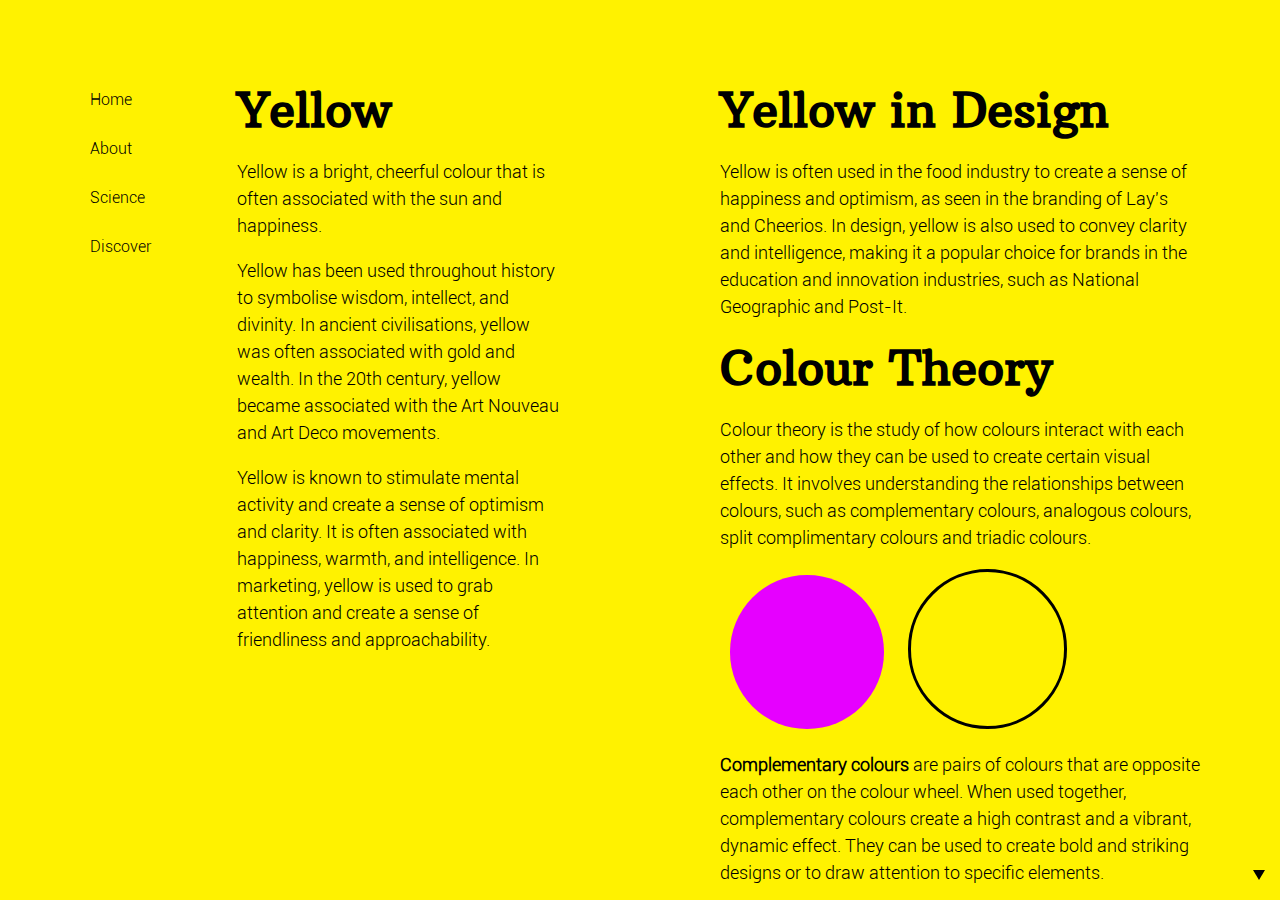
<file: yellow.html>
<!DOCTYPE html>
<html lang="en">
<head>
    <meta charset="UTF-8">
    <meta name="viewport" content="width=device-width, initial-scale=1">
    <title>Yellow</title>
    <link rel="icon" type="image/x-icon" href="./Icons/icons-03.png">
    <link rel="stylesheet" href="yellow.css">
</head>
<body>
  <div id="container">
    <div id="left-section">
      <div id="header">
        <nav id="navbar">
          <ul>
            <li><a href="home.html">Home</a></li>
            <li><a href="about.html">About</a></li>
            <li><a href="science.html">Science</a></li>
            <li><a href="discover.html">Discover</a></li>
          </ul>
        </nav>
        <div id="content">
          <h1>Yellow</h1>
          <p>Yellow is a bright, cheerful colour that is often associated with the sun and happiness.</p>
          <p>Yellow has been used throughout history to symbolise wisdom, intellect, and divinity. In ancient civilisations, yellow was often associated with gold and wealth. In the 20th century, yellow became associated with the Art Nouveau and Art Deco movements.</p>
          <p>Yellow is known to stimulate mental activity and create a sense of optimism and clarity. It is often associated with happiness, warmth, and intelligence. In marketing, yellow is used to grab attention and create a sense of friendliness and approachability.</p>
        </div>
      </div>
    </div>
    <div id="right-section">
      <div id="scroll-content">
        <h1>Yellow in Design</h1>
        <p>Yellow is often used in the food industry to create a sense of happiness and optimism, as seen in the branding of Lay's and Cheerios. In design, yellow is also used to convey clarity and intelligence, making it a popular choice for brands in the education and innovation industries, such as National Geographic and Post-It.</p>
        <h1>Colour Theory</h1>
        <p>Colour theory is the study of how colours interact with each other and how they can be used to create certain visual effects. It involves understanding the relationships between colours, such as complementary colours, analogous colours, split complimentary colours and triadic colours.</p>
        <div id="circle1"></div>
        <div id="circle2"></div>        
        <p><b>Complementary colours</b> are pairs of colours that are opposite each other on the colour wheel. When used together, complementary colours create a high contrast and a vibrant, dynamic effect. They can be used to create bold and striking designs or to draw attention to specific elements.</p>
        <div id="circle3"></div>
        <div id="circle2"></div>
        <div id="circle4"></div>
        <p><b>Analogous colours</b> are groups of three colours that are adjacent to each other on the colour wheel. Analogous colours create a harmonious and cohesive look, as they share a common hue. They can be used to create a sense of unity and balance in a design.</p>
        <div id="circle5"></div>
        <div id="circle2"></div>
        <div id="circle6"></div>
        <p><b>Split complementary colours</b> are a variation of the complementary colour scheme. It involves selecting a base colour and then using the two colours adjacent to its complement on the colour wheel. This colour scheme offers a similar high contrast effect as complementary colours but with a slightly more subtle and less jarring result.</p>
        <div id="circle7"></div>
        <div id="circle2"></div>
        <div id="circle8"></div>
        <p><b>Triadic colours</b> are three colours that are evenly spaced on the colour wheel, forming a triangle. Triadic colours create a vibrant and dynamic effect, as they offer a balanced contrast. They can be used to create striking and bold designs or to convey a sense of energy and excitement.</p>
        <p>Understanding these colour relationships is essential for creating effective and visually appealing designs. By using complementary, analogous, split complementary, or triadic colour schemes, designers can create a wide range of visual effects and evoke specific emotions or moods.</p>
      </div>
    </div>
  </div>
  <div id="vertical-line">
    <div id="arrow"></div>
  </div>

  <script src="red.js"></script>
</body>
</html>
</file>
<file: intro-styles.css>
body {
    margin: 0;
    padding: 0;
    overflow: hidden;
}
#intro-container {
    position: absolute;
    top: 0;
    left: 0;
    width: 100%;
    height: 100%;
    display: flex;
    justify-content: center;
    align-items: center;
    background-color: white;
    z-index: 9999;
}
#intro-logo {
    max-width: 50%;
    max-height: 50%;
    position: absolute;
    top: 50%;
    left: 50%;
    transform: translate(-50%, -50%);
}
</file>
<file: about.css>
body {
  margin: 0;
  background-color: #ffffff;
  position: relative;
  height: 100vh;
  overflow: hidden;
}

#container {
  display: flex;
  height: 100%;
}

#left-section {
  flex: 1;
  padding: 80px;
  max-width: 50%;
  box-sizing: border-box;
  overflow-y: auto;
  display: flex;
  flex-direction: column;
}

#header {
  display: flex;
  align-items: flex-start;
  position: sticky;
  top: 0;
  background-color: #ffffff;
  z-index: 1;
}

#navbar {
  margin-right: 2cm;
}

#navbar ul {
  list-style-type: none;
  padding: 0;
  margin: 0;
}

#navbar li {
  margin-bottom: 10px;
}

#navbar a {
  display: block;
  padding: 10px;
  background-color: #ffffff;
  color: #000000;
  text-decoration: none;
  border-radius: 5px;
  font-family: Body;
}

#navbar a:hover {
  background-color: #000000;
  color: #ffffff;
}

#content {
  flex-grow: 1;
  box-sizing: border-box;
  display: flex;
  flex-direction: column;
}

h1, h2 {
  color: #000000;
  margin: 0;
  font-size: 48px;
  font-family: Header;
}

p {
  color: #000000;
  font-size: 18px;
  line-height: 1.5;
  font-family: Body;
}

#scroll-content {
  overflow-y: auto;
  padding-right: 20px;
}

h2 {
  font-size: 36px;
  margin-bottom: 20px;
}

@font-face {
  font-family: Header;
  src: url(ArbutusSlab-Regular.ttf);
}

@font-face {
  font-family: Body;
  src: url(Roboto-Light.ttf);
}

#right-section {
  flex: 1;
  display: flex;
  justify-content: center;
  align-items: center;
  padding: 20px;
  box-sizing: border-box;
}

#logo {
  max-width: 50%;
  max-height: 50%;
  object-fit: contain;
}
</file>
<file: blue.css>
body {
    margin: 0;
    background-color: #2f18fc;
    position: relative;
  }
  
  #container {
    display: flex;
  }
  
  #left-section {
    flex: 1;
    padding: 80px;
    box-sizing: border-box;
    overflow-y: auto;
  }
  
  #header {
    display: flex;
    align-items: flex-start;
  }
  
  #navbar {
    margin-right: 2cm;
  }
  
  #navbar ul {
    list-style-type: none;
    padding: 0;
    margin: 0;
  }
  
  #navbar li {
    margin-bottom: 10px;
  }
  
  #navbar a {
    display: block;
    padding: 10px;
    background-color: #2f18fc;
    color: #ffffff;
    text-decoration: none;
    border-radius: 5px;
    font-family: Body;
  }
  
  #navbar a:hover {
    background-color: #ffffff;
    color: #2f18fc;
  }
  
  #content {
    flex-grow: 1;
    box-sizing: border-box;
  }
  
  h1, h2 {
    color: #ffffff;
    margin: 0;
    font-size: 48px;
    font-family: Header;
  }
  
  p {
    color: #ffffff;
    font-size: 18px;
    line-height: 1.5;
    font-family: Body;
  }
  
  #right-section {
    flex: 1;
    padding: 80px;
    box-sizing: border-box;
    overflow-y: auto;
    display: flex;
    flex-direction: column;
    align-items: center;
  }
  
  #scroll-content {
    max-width: 100%;
    width: 100%;
    padding-bottom: 40px;
    margin-bottom: 150px;
  }
  
  h2 {
    font-size: 36px;
    margin-bottom: 20px;
  }
  
  #vertical-line {
    position: fixed;
    top: 0;
    right: 0;
    width: 1cm;
    height: 100vh;
    background-color: #2f18fc;
    z-index: 0;
  }
  
  #arrow {
    position: absolute;
    bottom: 20px;
    right: 0.4cm;
    width: 0;
    height: 0;
    border-left: 6px solid transparent;
    border-right: 6px solid transparent;
    border-top: 10px solid #ffffff;
  }
  #scroll-content img {
    display: block;
    margin: 20px auto;
    max-width: 700px;
    height: auto;
  }
  
  @font-face {
    font-family: Header;
    src: url(ArbutusSlab-Regular.ttf);
  }
  
  @font-face {
    font-family: Body;
    src: url(Roboto-Light.ttf);
  }
  
  @media screen and (max-width: 768px) {
    #left-section, #right-section {
      padding: 40px;
    }
  
    #scroll-content {
      margin-bottom: 200px;
    }
  
    h1 {
      font-size: 36px;
    }
  
    h2 {
      font-size: 24px;
    }
  
    p {
      font-size: 16px;
    }
  
    #scroll-content {
      max-width: 100%;
    }
  
    #scroll-content img {
      display: block;
      margin: 20px auto;
      width: 100%;
      height: auto;
    }
  }
  
  @media screen and (max-width: 480px) {
    #scroll-content {
      margin-bottom: 250px;
    }
  }
  
  #home-logo {
    width: 60px;
    height: auto;
    vertical-align: left;
  }

  .color-container {
    display: flex;
    align-items: center;
    justify-content: center;
    margin-bottom: 20px;
  }
  
  #circle1, #circle2, #circle3, #circle4, #circle5, #circle6, #circle7, #circle8 {
    width: 12vw;
    height: 12vw;
    border-radius: 50%;
    display: inline-block;
    margin: 0 10px;
  }
  
  @media screen and (max-width: 768px) {
    #circle1, #circle2, #circle3, #circle4, #circle5, #circle6, #circle7, #circle8 {
      width: 15vw;
      height: 15vw;
    }
  }
  
  @media screen and (max-width: 480px) {
    #circle1, #circle2, #circle3, #circle4, #circle5, #circle6, #circle7, #circle8 {
      width: 20vw;
      height: 20vw;
    }
  }
  
  #circle1 {
    background-color: #fc9518;
  }
  
  #circle2 {
    background-color: #2f18fc;
    border: 3px solid #ffffff;
  }
  
  #circle3 {
    background-color: #a118fc;
  }

  #circle4 {
    background-color: #18cefc;
  }

  #circle5 {
    background-color: #fcce18;
  }

  #circle6 {
    background-color: #fc5c18;
  }

  #circle7 {
    background-color: #e5fc18;
  }

  #circle8 {
    background-color: #fc2318;
  }
</file>
<file: cyan.css>
body {
    margin: 0;
    background-color: #00AEEF;
    position: relative;
  }
  
  #container {
    display: flex;
  }
  
  #left-section {
    flex: 1;
    padding: 80px;
    box-sizing: border-box;
    overflow-y: auto;
  }
  
  #header {
    display: flex;
    align-items: flex-start;
  }
  
  #navbar {
    margin-right: 2cm;
  }
  
  #navbar ul {
    list-style-type: none;
    padding: 0;
    margin: 0;
  }
  
  #navbar li {
    margin-bottom: 10px;
  }
  
  #navbar a {
    display: block;
    padding: 10px;
    background-color: #00AEEF;
    color: #ffffff;
    text-decoration: none;
    border-radius: 5px;
    font-family: Body;
  }
  
  #navbar a:hover {
    background-color: #ffffff;
    color: #00AEEF;
  }
  
  #content {
    flex-grow: 1;
    box-sizing: border-box;
  }
  
  h1, h2 {
    color: #ffffff;
    margin: 0;
    font-size: 48px;
    font-family: Header;
  }
  
  p {
    color: #ffffff;
    font-size: 18px;
    line-height: 1.5;
    font-family: Body;
  }
  
  #right-section {
    flex: 1;
    padding: 80px;
    box-sizing: border-box;
    overflow-y: auto;
    display: flex;
    flex-direction: column;
    align-items: center;
  }
  
  #scroll-content {
    max-width: 100%;
    width: 100%;
    padding-bottom: 40px;
    margin-bottom: 150px;
  }
  
  h2 {
    font-size: 36px;
    margin-bottom: 20px;
  }
  
  #vertical-line {
    position: fixed;
    top: 0;
    right: 0;
    width: 1cm;
    height: 100vh;
    background-color: #00AEEF;
    z-index: 0;
  }
  
  #arrow {
    position: absolute;
    bottom: 20px;
    right: 0.4cm;
    width: 0;
    height: 0;
    border-left: 6px solid transparent;
    border-right: 6px solid transparent;
    border-top: 10px solid #ffffff;
  }
  #scroll-content img {
    display: block;
    margin: 20px auto;
    max-width: 700px;
    height: auto;
  }
  
  @font-face {
    font-family: Header;
    src: url(ArbutusSlab-Regular.ttf);
  }
  
  @font-face {
    font-family: Body;
    src: url(Roboto-Light.ttf);
  }
  
  @media screen and (max-width: 768px) {
    #left-section, #right-section {
      padding: 40px;
    }
  
    #scroll-content {
      margin-bottom: 200px;
    }
  
    h1 {
      font-size: 36px;
    }
  
    h2 {
      font-size: 24px;
    }
  
    p {
      font-size: 16px;
    }
  
    #scroll-content {
      max-width: 100%;
    }
  
    #scroll-content img {
      display: block;
      margin: 20px auto;
      width: 100%;
      height: auto;
    }
  }
  
  @media screen and (max-width: 480px) {
    #scroll-content {
      margin-bottom: 250px;
    }
  }
  
  #home-logo {
    width: 60px;
    height: auto;
    vertical-align: left;
  }

  .color-container {
    display: flex;
    align-items: center;
    justify-content: center;
    margin-bottom: 20px;
  }
  
  #circle1, #circle2, #circle3, #circle4, #circle5, #circle6, #circle7, #circle8 {
    width: 12vw;
    height: 12vw;
    border-radius: 50%;
    display: inline-block;
    margin: 0 10px;
  }
  
  @media screen and (max-width: 768px) {
    #circle1, #circle2, #circle3, #circle4, #circle5, #circle6, #circle7, #circle8 {
      width: 15vw;
      height: 15vw;
    }
  }
  
  @media screen and (max-width: 480px) {
    #circle1, #circle2, #circle3, #circle4, #circle5, #circle6, #circle7, #circle8 {
      width: 20vw;
      height: 20vw;
    }
  }
  
  #circle1 {
    background-color: #ef4c00;
  }
  
  #circle2 {
    background-color: #00aeef;
    border: 3px solid #ffffff;
  }
  
  #circle3 {
    background-color: #2000ef;
  }

  #circle4 {
    background-color: #00ef40;
  }

  #circle5 {
    background-color: #ef8700;
  }

  #circle6 {
    background-color: #ef1000;
  }

  #circle7 {
    background-color: #efc300;
  }

  #circle8 {
    background-color: #ef0058;
  }
</file>
<file: green.css>
body {
    margin: 0;
    background-color: #00A651;
    position: relative;
  }
  
  #container {
    display: flex;
  }
  
  #left-section {
    flex: 1;
    padding: 80px;
    box-sizing: border-box;
    overflow-y: auto;
  }
  
  #header {
    display: flex;
    align-items: flex-start;
  }
  
  #navbar {
    margin-right: 2cm;
  }
  
  #navbar ul {
    list-style-type: none;
    padding: 0;
    margin: 0;
  }
  
  #navbar li {
    margin-bottom: 10px;
  }
  
  #navbar a {
    display: block;
    padding: 10px;
    background-color: #00A651;
    color: #ffffff;
    text-decoration: none;
    border-radius: 5px;
    font-family: Body;
  }
  
  #navbar a:hover {
    background-color: #ffffff;
    color: #00A651;
  }
  
  #content {
    flex-grow: 1;
    box-sizing: border-box;
  }
  
  h1, h2 {
    color: #ffffff;
    margin: 0;
    font-size: 48px;
    font-family: Header;
  }
  
  p {
    color: #ffffff;
    font-size: 18px;
    line-height: 1.5;
    font-family: Body;
  }
  
  #right-section {
    flex: 1;
    padding: 80px;
    box-sizing: border-box;
    overflow-y: auto;
    display: flex;
    flex-direction: column;
    align-items: center;
  }
  
  #scroll-content {
    max-width: 100%;
    width: 100%;
    padding-bottom: 40px;
    margin-bottom: 150px;
  }
  
  h2 {
    font-size: 36px;
    margin-bottom: 20px;
  }
  
  #vertical-line {
    position: fixed;
    top: 0;
    right: 0;
    width: 1cm;
    height: 100vh;
    background-color: #00A651;
    z-index: 0;
  }
  
  #arrow {
    position: absolute;
    bottom: 20px;
    right: 0.4cm;
    width: 0;
    height: 0;
    border-left: 6px solid transparent;
    border-right: 6px solid transparent;
    border-top: 10px solid #ffffff;
  }
  #scroll-content img {
    display: block;
    margin: 20px auto;
    max-width: 700px;
    height: auto;
  }
  
  @font-face {
    font-family: Header;
    src: url(ArbutusSlab-Regular.ttf);
  }
  
  @font-face {
    font-family: Body;
    src: url(Roboto-Light.ttf);
  }
  
  @media screen and (max-width: 768px) {
    #left-section, #right-section {
      padding: 40px;
    }
  
    #scroll-content {
      margin-bottom: 200px;
    }
  
    h1 {
      font-size: 36px;
    }
  
    h2 {
      font-size: 24px;
    }
  
    p {
      font-size: 16px;
    }
  
    #scroll-content {
      max-width: 100%;
    }
  
    #scroll-content img {
      display: block;
      margin: 20px auto;
      width: 100%;
      height: auto;
    }
  }
  
  @media screen and (max-width: 480px) {
    #scroll-content {
      margin-bottom: 250px;
    }
  }
  
  #home-logo {
    width: 60px;
    height: auto;
    vertical-align: left;
  }

  .color-container {
    display: flex;
    align-items: center;
    justify-content: center;
    margin-bottom: 20px;
  }
  
  #circle1, #circle2, #circle3, #circle4, #circle5, #circle6, #circle7, #circle8 {
    width: 12vw;
    height: 12vw;
    border-radius: 50%;
    display: inline-block;
    margin: 0 10px;
  }
  
  @media screen and (max-width: 768px) {
    #circle1, #circle2, #circle3, #circle4, #circle5, #circle6, #circle7, #circle8 {
      width: 15vw;
      height: 15vw;
    }
  }
  
  @media screen and (max-width: 480px) {
    #circle1, #circle2, #circle3, #circle4, #circle5, #circle6, #circle7, #circle8 {
      width: 20vw;
      height: 20vw;
    }
  }
  
  #circle1 {
    background-color: #a61300;
  }
  
  #circle2 {
    background-color: #00a651;
    border: 3px solid #ffffff;
  }
  
  #circle3 {
    background-color: #0056a6;
  }

  #circle4 {
    background-color: #2aa600;
  }

  #circle5 {
    background-color: #a63d00;
  }

  #circle6 {
    background-color: #a6002a;
  }

  #circle7 {
    background-color: #a66600;
  }

  #circle8 {
    background-color: #a6007d;
  }
</file>
<file: magenta.css>
body {
    margin: 0;
    background-color: #EC008C;
    position: relative;
  }
  
  #container {
    display: flex;
  }
  
  #left-section {
    flex: 1;
    padding: 80px;
    box-sizing: border-box;
    overflow-y: auto;
  }
  
  #header {
    display: flex;
    align-items: flex-start;
  }
  
  #navbar {
    margin-right: 2cm;
  }
  
  #navbar ul {
    list-style-type: none;
    padding: 0;
    margin: 0;
  }
  
  #navbar li {
    margin-bottom: 10px;
  }
  
  #navbar a {
    display: block;
    padding: 10px;
    background-color: #EC008C;
    color: #ffffff;
    text-decoration: none;
    border-radius: 5px;
    font-family: Body;
  }
  
  #navbar a:hover {
    background-color: #ffffff;
    color: #EC008C;
  }
  
  #content {
    flex-grow: 1;
    box-sizing: border-box;
  }
  
  h1, h2 {
    color: #ffffff;
    margin: 0;
    font-size: 48px;
    font-family: Header;
  }
  
  p {
    color: #ffffff;
    font-size: 18px;
    line-height: 1.5;
    font-family: Body;
  }
  
  #right-section {
    flex: 1;
    padding: 80px;
    box-sizing: border-box;
    overflow-y: auto;
    display: flex;
    flex-direction: column;
    align-items: center;
  }
  
  #scroll-content {
    max-width: 100%;
    width: 100%;
    padding-bottom: 40px;
    margin-bottom: 150px;
  }
  
  h2 {
    font-size: 36px;
    margin-bottom: 20px;
  }
  
  #vertical-line {
    position: fixed;
    top: 0;
    right: 0;
    width: 1cm;
    height: 100vh;
    background-color: #EC008C;
    z-index: 0;
  }
  
  #arrow {
    position: absolute;
    bottom: 20px;
    right: 0.4cm;
    width: 0;
    height: 0;
    border-left: 6px solid transparent;
    border-right: 6px solid transparent;
    border-top: 10px solid #ffffff;
  }
  #scroll-content img {
    display: block;
    margin: 20px auto;
    max-width: 700px;
    height: auto;
  }
  
  @font-face {
    font-family: Header;
    src: url(ArbutusSlab-Regular.ttf);
  }
  
  @font-face {
    font-family: Body;
    src: url(Roboto-Light.ttf);
  }
  
  @media screen and (max-width: 768px) {
    #left-section, #right-section {
      padding: 40px;
    }
  
    #scroll-content {
      margin-bottom: 200px;
    }
  
    h1 {
      font-size: 36px;
    }
  
    h2 {
      font-size: 24px;
    }
  
    p {
      font-size: 16px;
    }
  
    #scroll-content {
      max-width: 100%;
    }
  
    #scroll-content img {
      display: block;
      margin: 20px auto;
      width: 100%;
      height: auto;
    }
  }
  
  @media screen and (max-width: 480px) {
    #scroll-content {
      margin-bottom: 250px;
    }
  }
  
  #home-logo {
    width: 60px;
    height: auto;
    vertical-align: left;
  }

  .color-container {
    display: flex;
    align-items: center;
    justify-content: center;
    margin-bottom: 20px;
  }
  
  #circle1, #circle2, #circle3, #circle4, #circle5, #circle6, #circle7, #circle8 {
    width: 12vw;
    height: 12vw;
    border-radius: 50%;
    display: inline-block;
    margin: 0 10px;
  }
  
  @media screen and (max-width: 768px) {
    #circle1, #circle2, #circle3, #circle4, #circle5, #circle6, #circle7, #circle8 {
      width: 15vw;
      height: 15vw;
    }
  }
  
  @media screen and (max-width: 480px) {
    #circle1, #circle2, #circle3, #circle4, #circle5, #circle6, #circle7, #circle8 {
      width: 20vw;
      height: 20vw;
    }
  }
  
  #circle1 {
    background-color: #8eec00;
  }
  
  #circle2 {
    background-color: #ec008c;
    border: 3px solid #ffffff;
  }
  
  #circle3 {
    background-color: #ec0018;
  }

  #circle4 {
    background-color: #d400ec;
  }

  #circle5 {
    background-color: #18ec00;
  }

  #circle6 {
    background-color: #ece000;
  }

  #circle7 {
    background-color: #00ecc1;
  }

  #circle8 {
    background-color: #eca500;
  }
</file>
<file: orange.css>
body {
    margin: 0;
    background-color: #F15A29;
    position: relative;
  }
  
  #container {
    display: flex;
  }
  
  #left-section {
    flex: 1;
    padding: 80px;
    box-sizing: border-box;
    overflow-y: auto;
  }
  
  #header {
    display: flex;
    align-items: flex-start;
  }
  
  #navbar {
    margin-right: 2cm;
  }
  
  #navbar ul {
    list-style-type: none;
    padding: 0;
    margin: 0;
  }
  
  #navbar li {
    margin-bottom: 10px;
  }
  
  #navbar a {
    display: block;
    padding: 10px;
    background-color: #F15A29;
    color: #ffffff;
    text-decoration: none;
    border-radius: 5px;
    font-family: Body;
  }
  
  #navbar a:hover {
    background-color: #ffffff;
    color: #F15A29;
  }
  
  #content {
    flex-grow: 1;
    box-sizing: border-box;
  }
  
  h1, h2 {
    color: #ffffff;
    margin: 0;
    font-size: 48px;
    font-family: Header;
  }
  
  p {
    color: #ffffff;
    font-size: 18px;
    line-height: 1.5;
    font-family: Body;
  }
  
  #right-section {
    flex: 1;
    padding: 80px;
    box-sizing: border-box;
    overflow-y: auto;
    display: flex;
    flex-direction: column;
    align-items: center;
  }
  
  #scroll-content {
    max-width: 100%;
    width: 100%;
    padding-bottom: 40px;
    margin-bottom: 150px;
  }
  
  h2 {
    font-size: 36px;
    margin-bottom: 20px;
  }
  
  #vertical-line {
    position: fixed;
    top: 0;
    right: 0;
    width: 1cm;
    height: 100vh;
    background-color: #F15A29;
    z-index: 0;
  }
  
  #arrow {
    position: absolute;
    bottom: 20px;
    right: 0.4cm;
    width: 0;
    height: 0;
    border-left: 6px solid transparent;
    border-right: 6px solid transparent;
    border-top: 10px solid #ffffff;
  }
  #scroll-content img {
    display: block;
    margin: 20px auto;
    max-width: 700px;
    height: auto;
  }
  
  @font-face {
    font-family: Header;
    src: url(ArbutusSlab-Regular.ttf);
  }
  
  @font-face {
    font-family: Body;
    src: url(Roboto-Light.ttf);
  }
  
  @media screen and (max-width: 768px) {
    #left-section, #right-section {
      padding: 40px;
    }
  
    #scroll-content {
      margin-bottom: 200px;
    }
  
    h1 {
      font-size: 36px;
    }
  
    h2 {
      font-size: 24px;
    }
  
    p {
      font-size: 16px;
    }
  
    #scroll-content {
      max-width: 100%;
    }
  
    #scroll-content img {
      display: block;
      margin: 20px auto;
      width: 100%;
      height: auto;
    }
  }
  
  @media screen and (max-width: 480px) {
    #scroll-content {
      margin-bottom: 250px;
    }
  }
  
  #home-logo {
    width: 60px;
    height: auto;
    vertical-align: left;
  }

  .color-container {
    display: flex;
    align-items: center;
    justify-content: center;
    margin-bottom: 20px;
  }
  
  #circle1, #circle2, #circle3, #circle4, #circle5, #circle6, #circle7, #circle8 {
    width: 12vw;
    height: 12vw;
    border-radius: 50%;
    display: inline-block;
    margin: 0 10px;
  }
  
  @media screen and (max-width: 768px) {
    #circle1, #circle2, #circle3, #circle4, #circle5, #circle6, #circle7, #circle8 {
      width: 15vw;
      height: 15vw;
    }
  }
  
  @media screen and (max-width: 480px) {
    #circle1, #circle2, #circle3, #circle4, #circle5, #circle6, #circle7, #circle8 {
      width: 20vw;
      height: 20vw;
    }
  }
  
  #circle1 {
    background-color: #29f1ee;
  }
  
  #circle2 {
    background-color: #f15a29;
    border: 3px solid #ffffff;
  }
  
  #circle3 {
    background-color: #f18d29;
  }

  #circle4 {
    background-color: #f1292c;
  }

  #circle5 {
    background-color: #292cf1;
  }

  #circle6 {
    background-color: #2cf129;
  }

  #circle7 {
    background-color: #8929f1;
  }

  #circle8 {
    background-color: #90f129;
  }
</file>
<file: red.css>
body {
  margin: 0;
  background-color: #ED1C24;
  position: relative;
}

#container {
  display: flex;
}

#left-section {
  flex: 1;
  padding: 80px;
  box-sizing: border-box;
  overflow-y: auto;
}

#header {
  display: flex;
  align-items: flex-start;
}

#navbar {
  margin-right: 2cm;
}

#navbar ul {
  list-style-type: none;
  padding: 0;
  margin: 0;
}

#navbar li {
  margin-bottom: 10px;
}

#navbar a {
  display: block;
  padding: 10px;
  background-color: #ED1C24;
  color: #ffffff;
  text-decoration: none;
  border-radius: 5px;
  font-family: Body;
}

#navbar a:hover {
  background-color: #ffffff;
  color: #ED1C24;
}

#content {
  flex-grow: 1;
  box-sizing: border-box;
}

h1, h2 {
  color: #ffffff;
  margin: 0;
  font-size: 48px;
  font-family: Header;
}

p {
  color: #ffffff;
  font-size: 18px;
  line-height: 1.5;
  font-family: Body;
}

#right-section {
  flex: 1;
  padding: 80px;
  box-sizing: border-box;
  overflow-y: auto;
  display: flex;
  flex-direction: column;
  align-items: center;
}

#scroll-content {
  max-width: 100%;
  width: 100%;
  padding-bottom: 40px;
  margin-bottom: 150px;
}

h2 {
  font-size: 36px;
  margin-bottom: 20px;
}

#vertical-line {
  position: fixed;
  top: 0;
  right: 0;
  width: 1cm;
  height: 100vh;
  background-color: #ED1C24;
  z-index: 0;
}

#arrow {
  position: absolute;
  bottom: 20px;
  right: 0.4cm;
  width: 0;
  height: 0;
  border-left: 6px solid transparent;
  border-right: 6px solid transparent;
  border-top: 10px solid #ffffff;
}
#scroll-content img {
  display: block;
  margin: 20px auto;
  max-width: 700px;
  height: auto;
}

@font-face {
  font-family: Header;
  src: url(ArbutusSlab-Regular.ttf);
}

@font-face {
  font-family: Body;
  src: url(Roboto-Light.ttf);
}

@media screen and (max-width: 768px) {
  #left-section, #right-section {
    padding: 40px;
  }

  #scroll-content {
    margin-bottom: 200px;
  }

  h1 {
    font-size: 36px;
  }

  h2 {
    font-size: 24px;
  }

  p {
    font-size: 16px;
  }

  #scroll-content {
    max-width: 100%;
  }

  #scroll-content img {
    display: block;
    margin: 20px auto;
    width: 100%;
    height: auto;
  }
}

@media screen and (max-width: 480px) {
  #scroll-content {
    margin-bottom: 250px;
  }
}

#home-logo {
  width: 60px;
  height: auto;
  vertical-align: left;
}

.color-container {
  display: flex;
  align-items: center;
  justify-content: center;
  margin-bottom: 20px;
}

#circle1, #circle2, #circle3, #circle4, #circle5, #circle6, #circle7, #circle8 {
  width: 12vw;
  height: 12vw;
  border-radius: 50%;
  display: inline-block;
  margin: 0 10px;
}

@media screen and (max-width: 768px) {
  #circle1, #circle2, #circle3, #circle4, #circle5, #circle6, #circle7, #circle8 {
    width: 15vw;
    height: 15vw;
  }
}

@media screen and (max-width: 480px) {
  #circle1, #circle2, #circle3, #circle4, #circle5, #circle6, #circle7, #circle8 {
    width: 20vw;
    height: 20vw;
  }
}

#circle1 {
  background-color: #23ed1c;
}

#circle2 {
  background-color: #ed1c24;
  border: 3px solid #ffffff;
}

#circle3 {
  background-color: #ed4d1c;
}

#circle4 {
  background-color: #ed1c8b;
}

#circle5 {
  background-color: #1ceddc;
}

#circle6 {
  background-color: #8bed1c;
}

#circle7 {
  background-color: #1c2ded;
}

#circle8 {
  background-color: #edea1c;
}
</file>
<file: violet.css>
body {
    margin: 0;
    background-color: #7F00FF;
    position: relative;
  }
  
  #container {
    display: flex;
  }
  
  #left-section {
    flex: 1;
    padding: 80px;
    box-sizing: border-box;
    overflow-y: auto;
  }
  
  #header {
    display: flex;
    align-items: flex-start;
  }
  
  #navbar {
    margin-right: 2cm;
  }
  
  #navbar ul {
    list-style-type: none;
    padding: 0;
    margin: 0;
  }
  
  #navbar li {
    margin-bottom: 10px;
  }
  
  #navbar a {
    display: block;
    padding: 10px;
    background-color: #7F00FF;
    color: #ffffff;
    text-decoration: none;
    border-radius: 5px;
    font-family: Body;
  }
  
  #navbar a:hover {
    background-color: #ffffff;
    color: #7F00FF;
  }
  
  #content {
    flex-grow: 1;
    box-sizing: border-box;
  }
  
  h1, h2 {
    color: #ffffff;
    margin: 0;
    font-size: 48px;
    font-family: Header;
  }
  
  p {
    color: #ffffff;
    font-size: 18px;
    line-height: 1.5;
    font-family: Body;
  }
  
  #right-section {
    flex: 1;
    padding: 80px;
    box-sizing: border-box;
    overflow-y: auto;
    display: flex;
    flex-direction: column;
    align-items: center;
  }
  
  #scroll-content {
    max-width: 100%;
    width: 100%;
    padding-bottom: 40px;
    margin-bottom: 150px;
  }
  
  h2 {
    font-size: 36px;
    margin-bottom: 20px;
  }
  
  #vertical-line {
    position: fixed;
    top: 0;
    right: 0;
    width: 1cm;
    height: 100vh;
    background-color: #7F00FF;
    z-index: 0;
  }
  
  #arrow {
    position: absolute;
    bottom: 20px;
    right: 0.4cm;
    width: 0;
    height: 0;
    border-left: 6px solid transparent;
    border-right: 6px solid transparent;
    border-top: 10px solid #ffffff;
  }
  #scroll-content img {
    display: block;
    margin: 20px auto;
    max-width: 700px;
    height: auto;
  }
  
  @font-face {
    font-family: Header;
    src: url(ArbutusSlab-Regular.ttf);
  }
  
  @font-face {
    font-family: Body;
    src: url(Roboto-Light.ttf);
  }
  
  @media screen and (max-width: 768px) {
    #left-section, #right-section {
      padding: 40px;
    }
  
    #scroll-content {
      margin-bottom: 200px;
    }
  
    h1 {
      font-size: 36px;
    }
  
    h2 {
      font-size: 24px;
    }
  
    p {
      font-size: 16px;
    }
  
    #scroll-content {
      max-width: 100%;
    }
  
    #scroll-content img {
      display: block;
      margin: 20px auto;
      width: 100%;
      height: auto;
    }
  }
  
  @media screen and (max-width: 480px) {
    #scroll-content {
      margin-bottom: 250px;
    }
  }
  
  #home-logo {
    width: 60px;
    height: auto;
    vertical-align: left;
  }

  .color-container {
    display: flex;
    align-items: center;
    justify-content: center;
    margin-bottom: 20px;
  }
  
  #circle1, #circle2, #circle3, #circle4, #circle5, #circle6, #circle7, #circle8 {
    width: 12vw;
    height: 12vw;
    border-radius: 50%;
    display: inline-block;
    margin: 0 10px;
  }
  
  @media screen and (max-width: 768px) {
    #circle1, #circle2, #circle3, #circle4, #circle5, #circle6, #circle7, #circle8 {
      width: 15vw;
      height: 15vw;
    }
  }
  
  @media screen and (max-width: 480px) {
    #circle1, #circle2, #circle3, #circle4, #circle5, #circle6, #circle7, #circle8 {
      width: 20vw;
      height: 20vw;
    }
  }
  
  #circle1 {
    background-color: #ffbf00;
  }
  
  #circle2 {
    background-color: #7f00ff;
    border: 3px solid #ffffff;
  }
  
  #circle3 {
    background-color: #ff00ff;
  }

  #circle4 {
    background-color: #0000ff;
  }

  #circle5 {
    background-color: #ffff00;
  }

  #circle6 {
    background-color: #ff8000;
  }

  #circle7 {
    background-color: #80ff00;
  }

  #circle8 {
    background-color: #ff4000;
  }
</file>
<file: yellow.css>
body {
    margin: 0;
    background-color: #FFF200;
    position: relative;
  }
  
  #container {
    display: flex;
  }
  
  #left-section {
    flex: 1;
    padding: 80px;
    box-sizing: border-box;
    overflow-y: auto;
  }
  
  #header {
    display: flex;
    align-items: flex-start;
  }
  
  #navbar {
    margin-right: 2cm;
  }
  
  #navbar ul {
    list-style-type: none;
    padding: 0;
    margin: 0;
  }
  
  #navbar li {
    margin-bottom: 10px;
  }
  
  #navbar a {
    display: block;
    padding: 10px;
    background-color: #FFF200;
    color: #000000;
    text-decoration: none;
    border-radius: 5px;
    font-family: Body;
  }
  
  #navbar a:hover {
    background-color: #000000;
    color: #FFF200;
  }
  
  #content {
    flex-grow: 1;
    box-sizing: border-box;
  }
  
  h1, h2 {
    color: #000000;
    margin: 0;
    font-size: 48px;
    font-family: Header;
  }
  
  p {
    color: #000000;
    font-size: 18px;
    line-height: 1.5;
    font-family: Body;
  }
  
  #right-section {
    flex: 1;
    padding: 80px;
    box-sizing: border-box;
    overflow-y: auto;
    display: flex;
    flex-direction: column;
    align-items: center;
  }
  
  #scroll-content {
    max-width: 100%;
    width: 100%;
    padding-bottom: 40px;
    margin-bottom: 150px;
  }
  
  h2 {
    font-size: 36px;
    margin-bottom: 20px;
  }
  
  #vertical-line {
    position: fixed;
    top: 0;
    right: 0;
    width: 1cm;
    height: 100vh;
    background-color: #FFF200;
    z-index: 0;
  }
  
  #arrow {
    position: absolute;
    bottom: 20px;
    right: 0.4cm;
    width: 0;
    height: 0;
    border-left: 6px solid transparent;
    border-right: 6px solid transparent;
    border-top: 10px solid #000000;
  }
  #scroll-content img {
    display: block;
    margin: 20px auto;
    max-width: 700px;
    height: auto;
  }
  
  @font-face {
    font-family: Header;
    src: url(ArbutusSlab-Regular.ttf);
  }
  
  @font-face {
    font-family: Body;
    src: url(Roboto-Light.ttf);
  }
  
  @media screen and (max-width: 768px) {
    #left-section, #right-section {
      padding: 40px;
    }
  
    #scroll-content {
      margin-bottom: 200px;
    }
  
    h1 {
      font-size: 36px;
    }
  
    h2 {
      font-size: 24px;
    }
  
    p {
      font-size: 16px;
    }
  
    #scroll-content {
      max-width: 100%;
    }
  
    #scroll-content img {
      display: block;
      margin: 20px auto;
      width: 100%;
      height: auto;
    }
  }
  
  @media screen and (max-width: 480px) {
    #scroll-content {
      margin-bottom: 250px;
    }
  }
  
  #home-logo {
    width: 60px;
    height: auto;
    vertical-align: left;
  }

  .color-container {
    display: flex;
    align-items: center;
    justify-content: center;
    margin-bottom: 20px;
  }
  #circle1, #circle2, #circle3, #circle4, #circle5, #circle6, #circle7, #circle8 {
    width: 12vw;
    height: 12vw;
    border-radius: 50%;
    display: inline-block;
    margin: 0 10px;
  }
  
  @media screen and (max-width: 768px) {
    #circle1, #circle2, #circle3, #circle4, #circle5, #circle6, #circle7, #circle8 {
      width: 15vw;
      height: 15vw;
    }
  }
  
  @media screen and (max-width: 480px) {
    #circle1, #circle2, #circle3, #circle4, #circle5, #circle6, #circle7, #circle8 {
      width: 20vw;
      height: 20vw;
    }
  }
  
  #circle1 {
    background-color: #e600ff;
  }
  
  #circle2 {
    background-color: #fff200;
    border: 3px solid #000000;
  }
  
  #circle3 {
    background-color: #99ff00;
  }

  #circle4 {
    background-color: #ffb300;
  }

  #circle5 {
    background-color: #ff0099;
  }

  #circle6 {
    background-color: #6600ff;
  }

  #circle7 {
    background-color: #ff001a;
  }

  #circle8 {
    background-color: #0033ff;
  }
</file>
